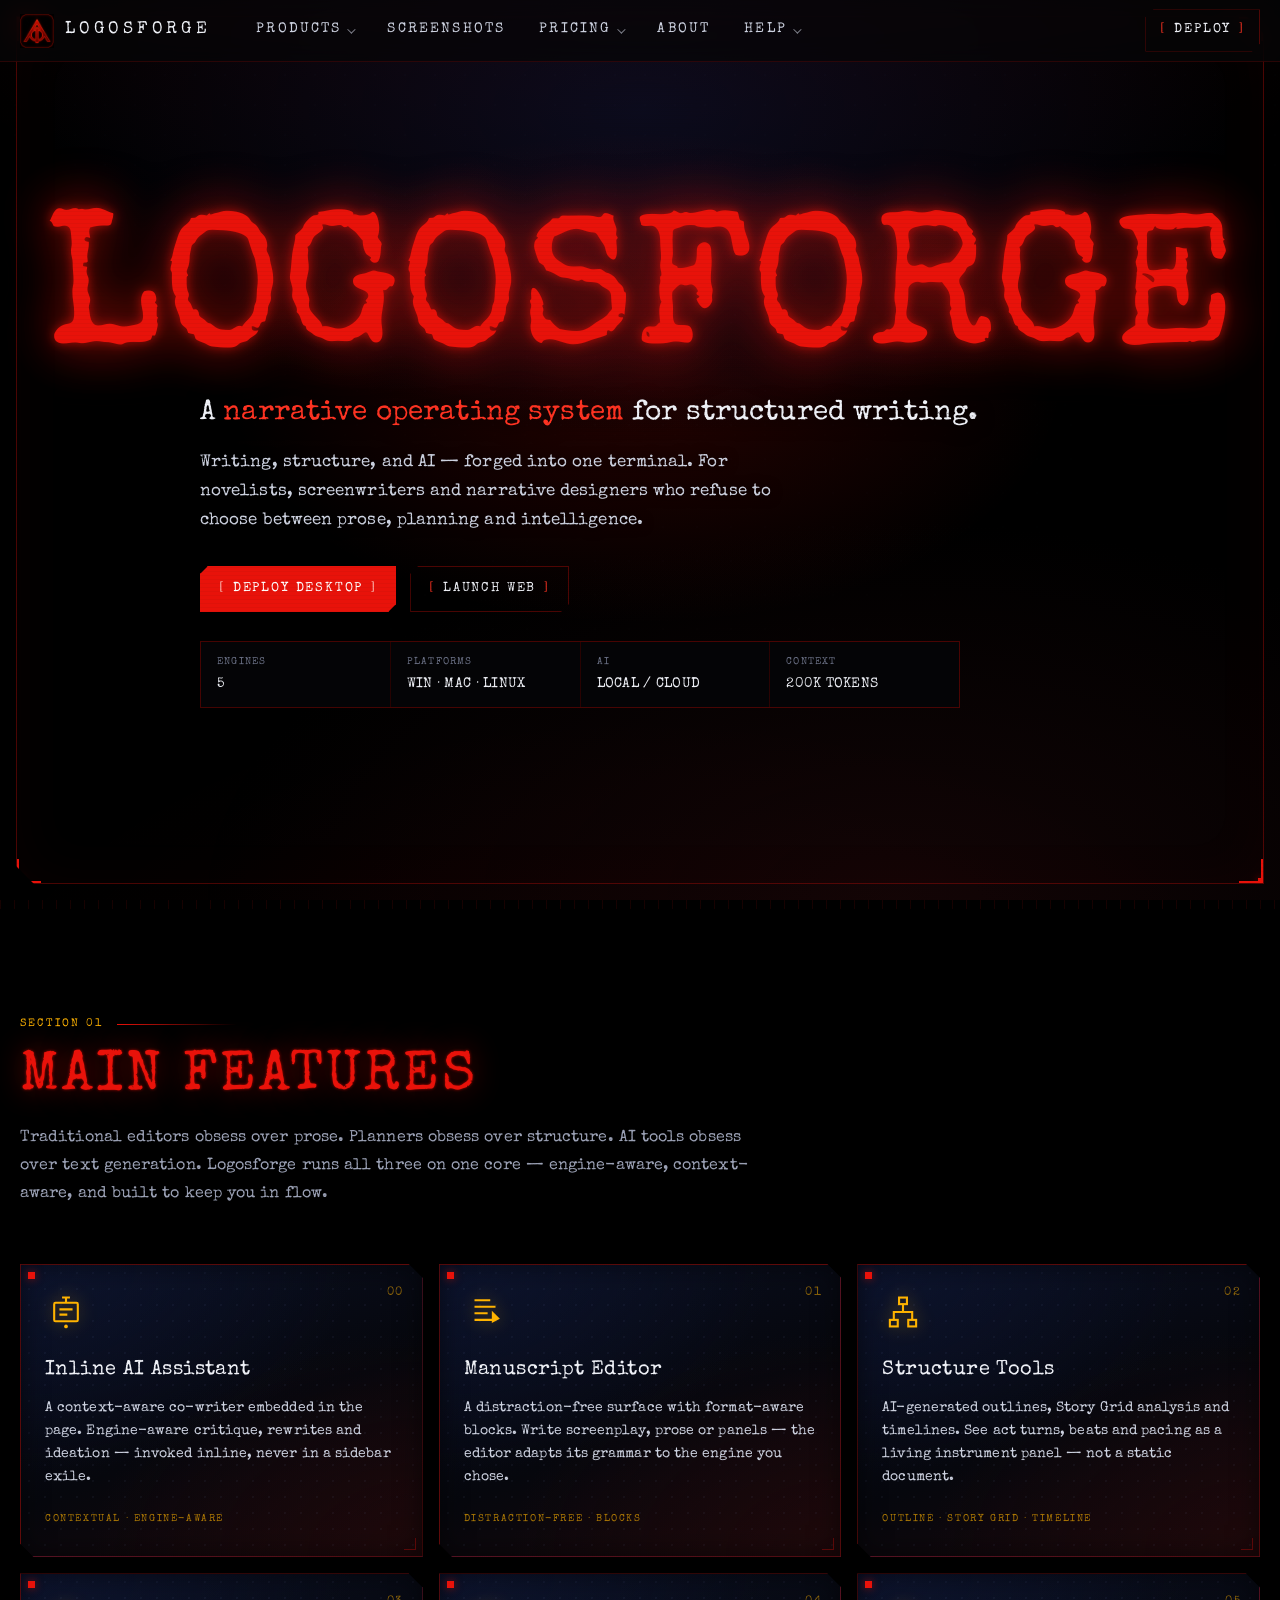
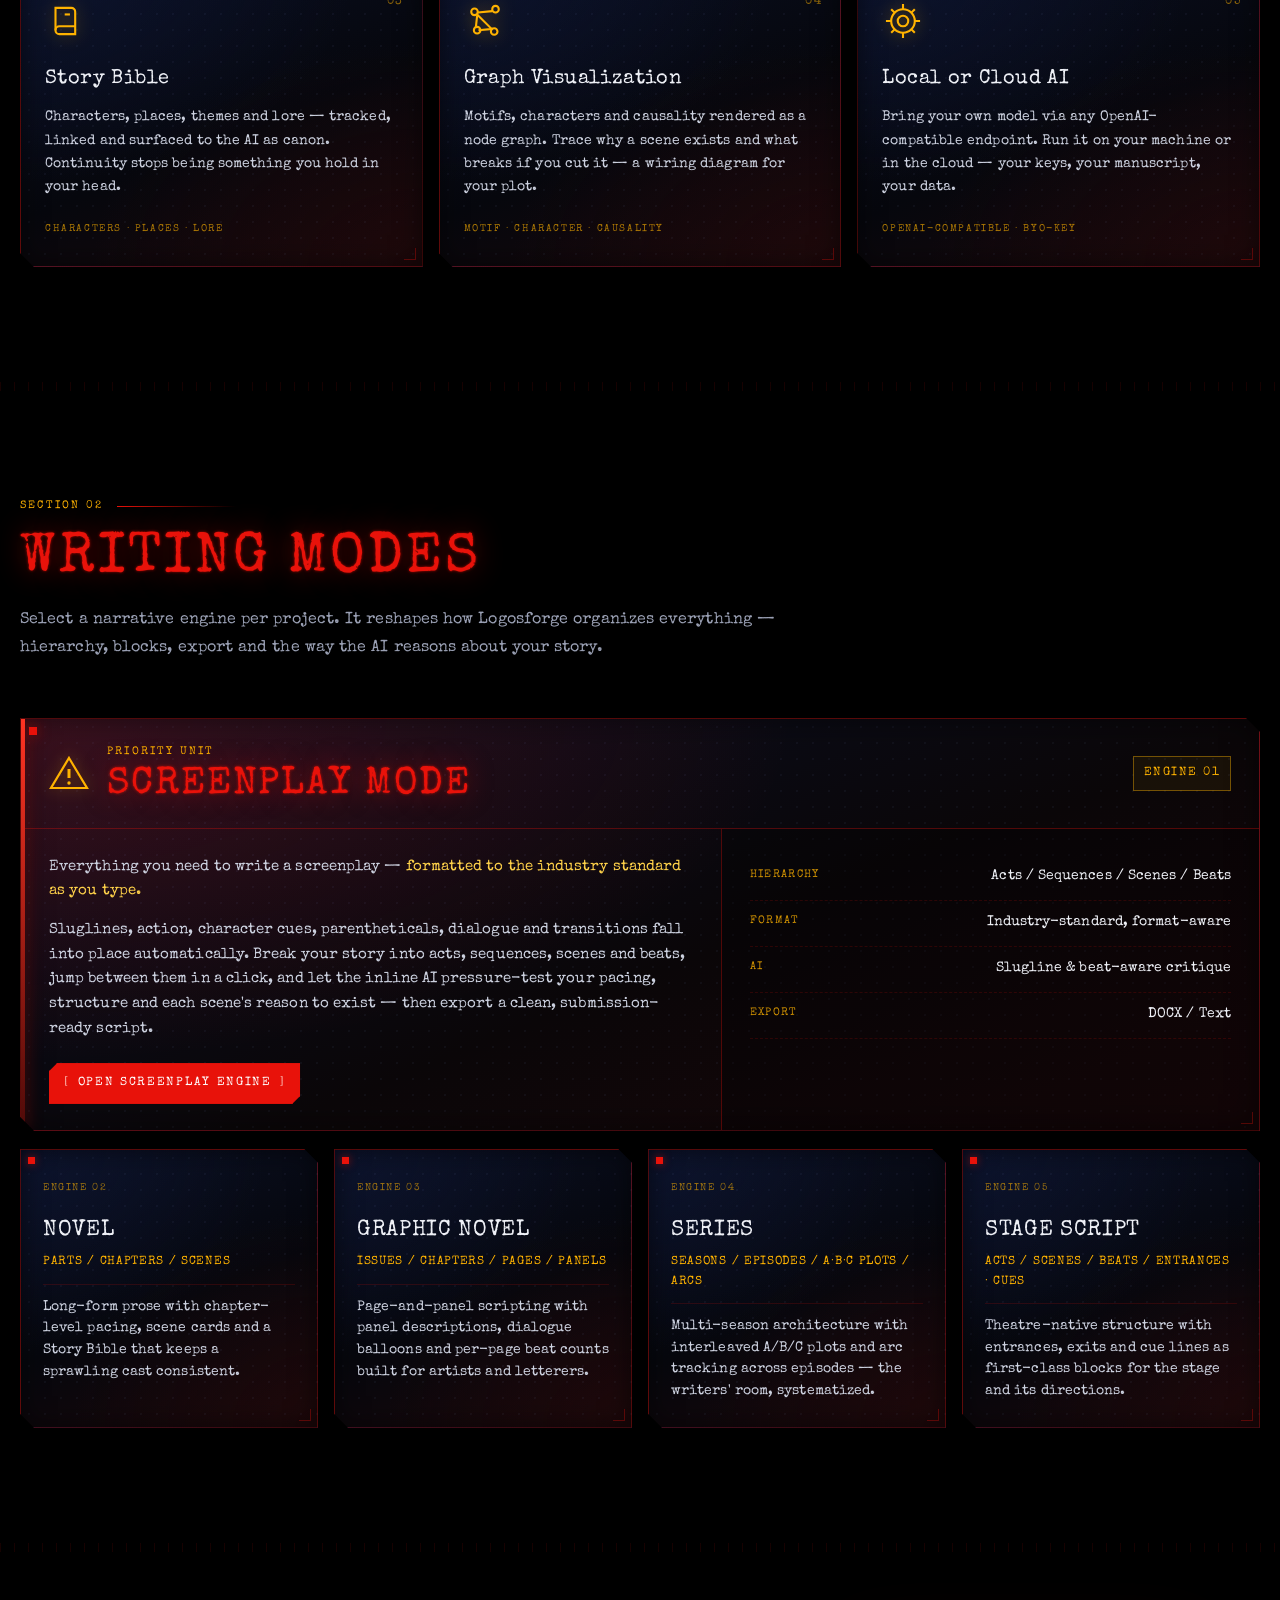
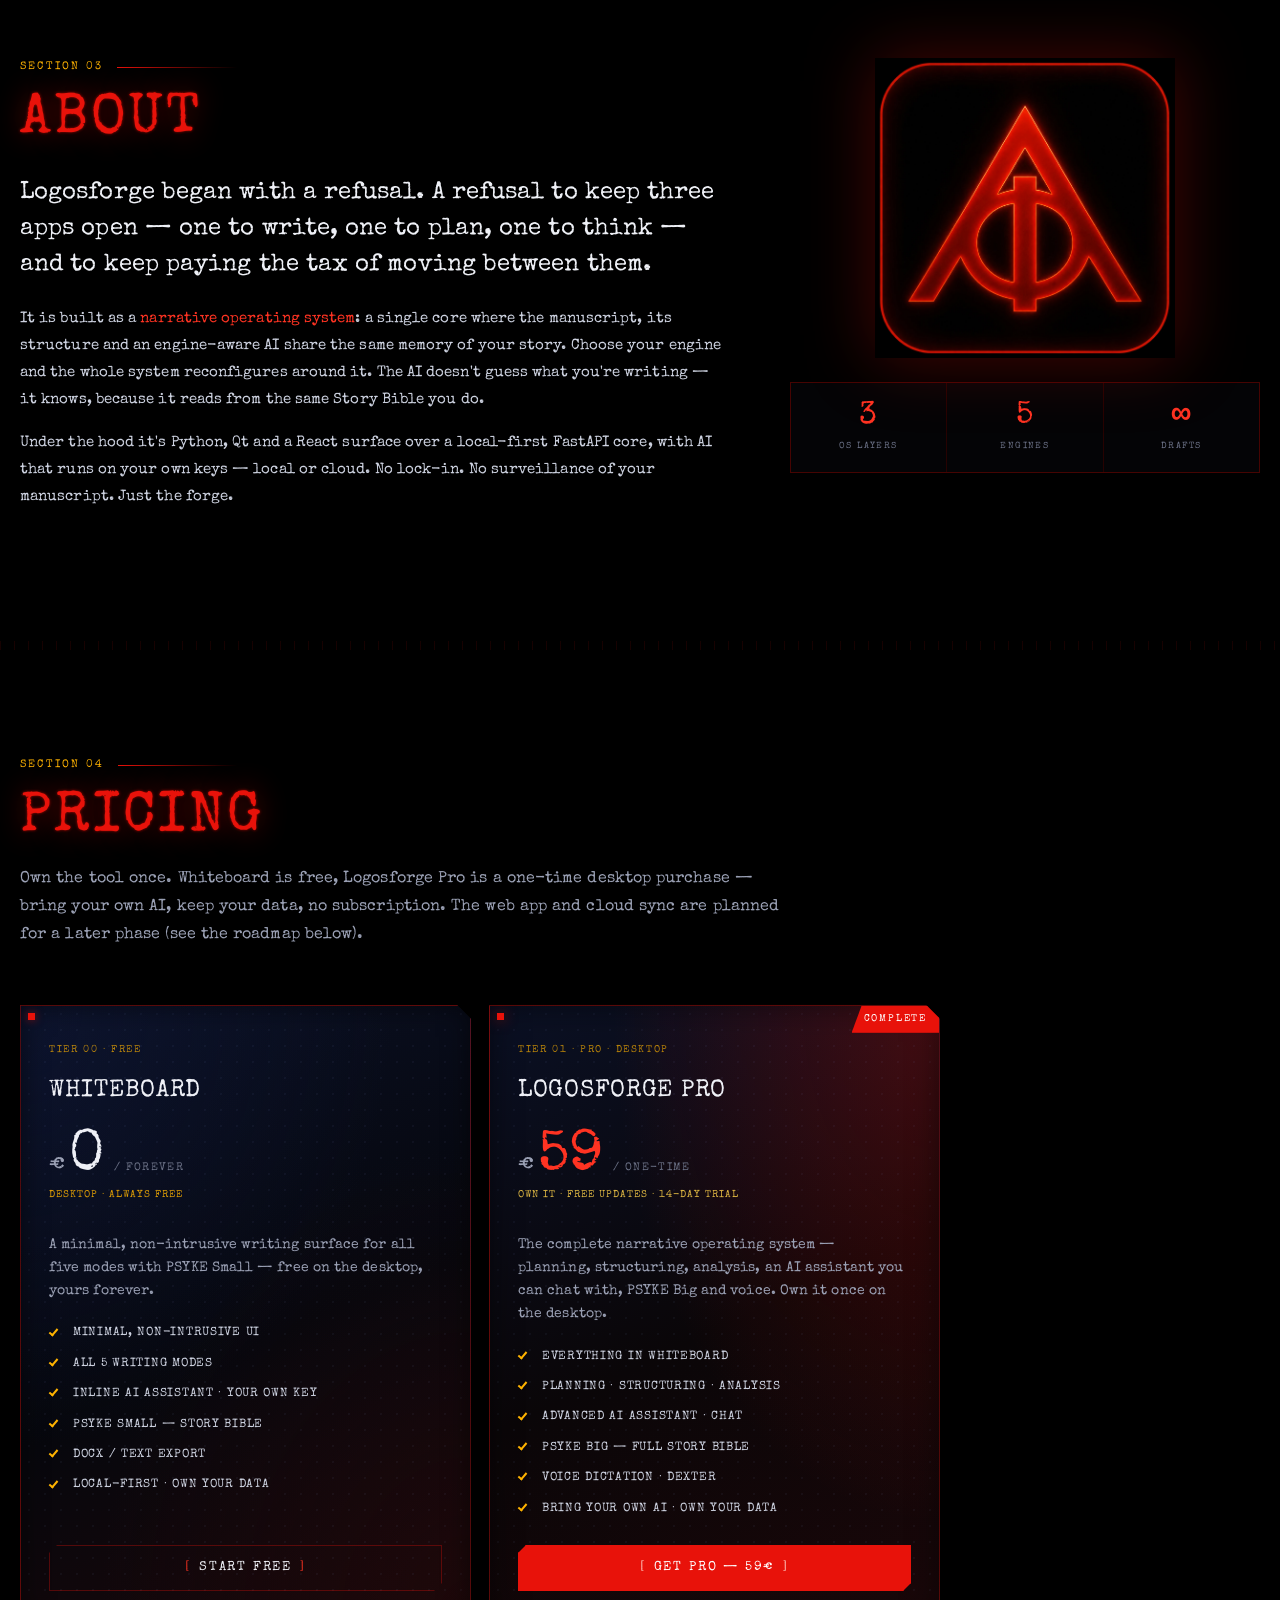
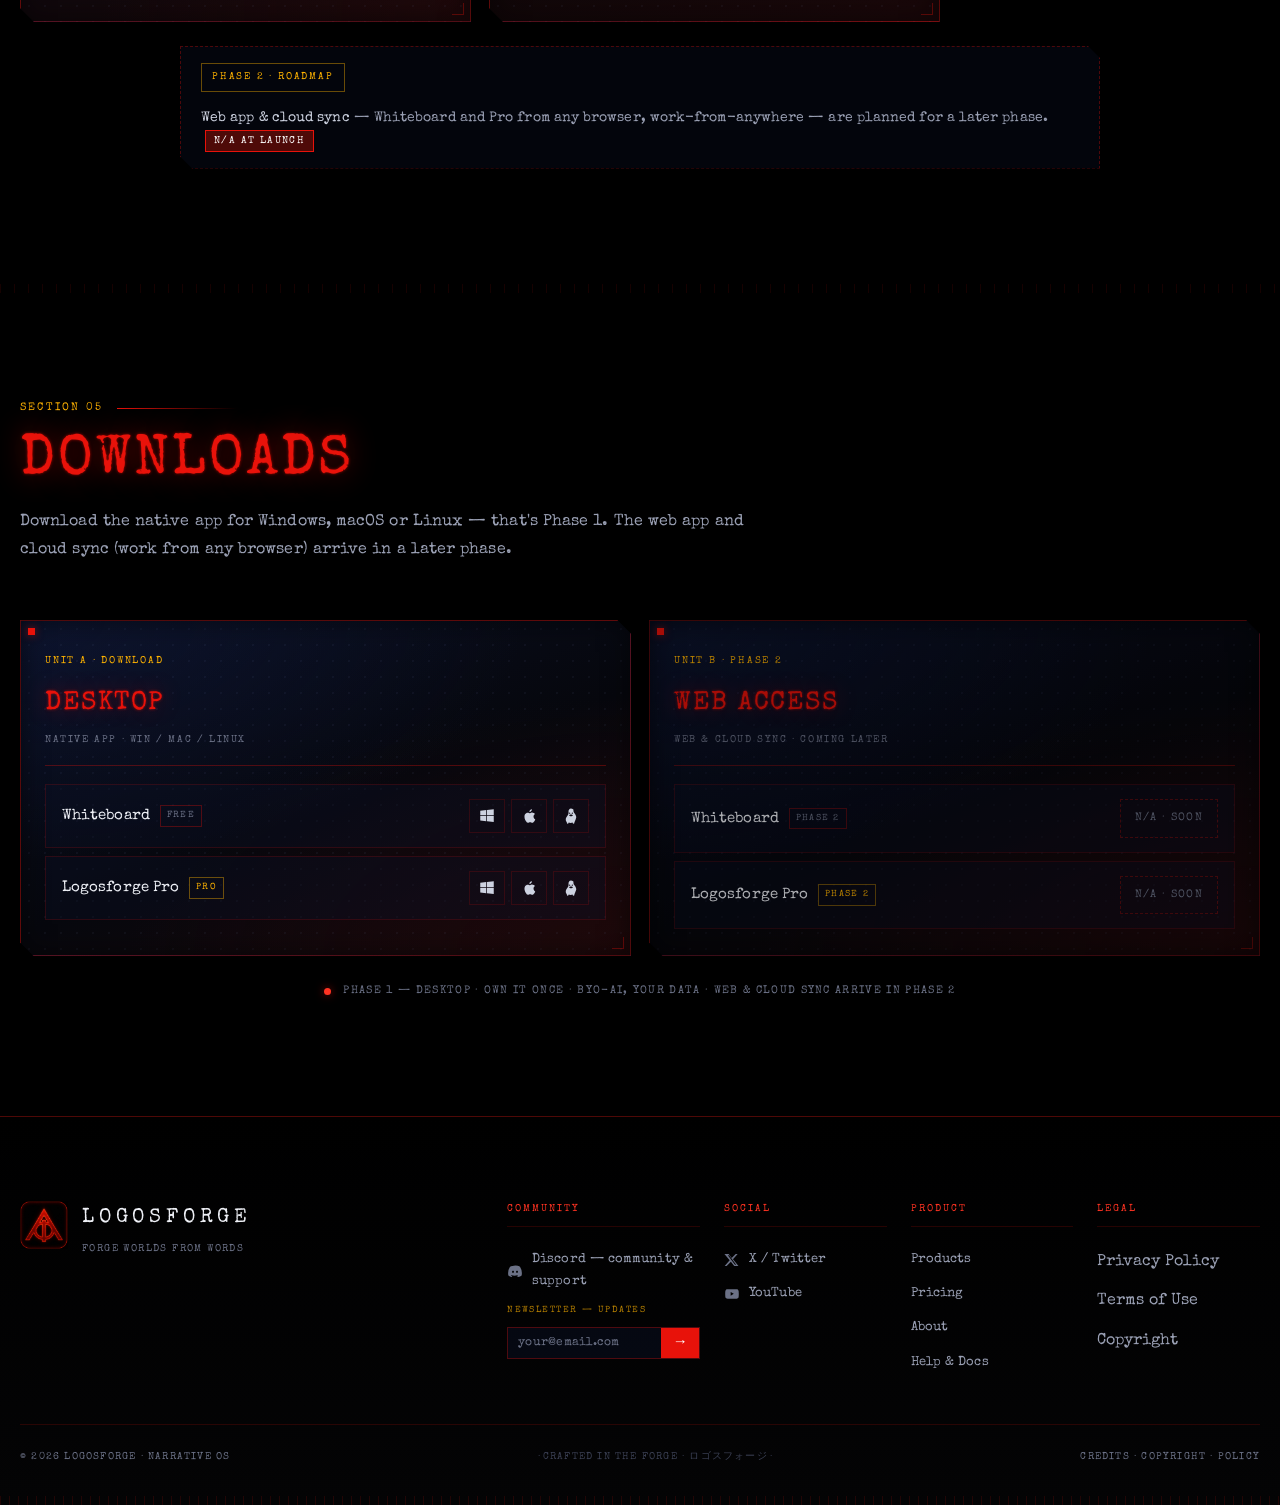
<file: index.html>
<!DOCTYPE html>
<html lang="en">
<head>
<meta charset="UTF-8">
<meta name="viewport" content="width=device-width, initial-scale=1.0">
<title>LOGOSFORGE — A Narrative Operating System</title>
<meta name="description" content="Logosforge is a narrative operating system for structured writing. It forges writing, structure, and AI into a single terminal for novelists, screenwriters and narrative designers.">
<meta name="theme-color" content="#000000">
<meta property="og:title" content="LOGOSFORGE — A Narrative Operating System">
<meta property="og:description" content="Writing, structure, and AI — forged into one terminal. Novel, Screenplay, Graphic Novel and Series engines with an inline AI co-writer.">
<meta property="og:type" content="website">
<meta property="og:image" content="assets/icon-512.png">
<link rel="icon" type="image/png" sizes="512x512" href="assets/icon-512.png">
<link rel="icon" type="image/png" sizes="192x192" href="assets/icon-192.png">
<link rel="apple-touch-icon" href="assets/apple-touch-icon.png">
<link rel="manifest" href="site.webmanifest">
<link rel="preconnect" href="https://fonts.googleapis.com">
<link rel="preconnect" href="https://fonts.gstatic.com" crossorigin>
<link href="https://fonts.googleapis.com/css2?family=Special+Elite&display=swap" rel="stylesheet">
<link rel="stylesheet" href="css/style.css">
</head>
<body>

<!-- ════════════════ PRIMARY NAVIGATION ════════════════ -->
<header class="nav" id="nav">
  <div class="nav__inner">
    <a href="#top" class="brand" aria-label="Logosforge home">
      <span class="brand__mark" aria-hidden="true">
        <img src="assets/logo.png" alt="" width="34" height="34">
      </span>
      <span class="brand__name">LOGOSFORGE</span>
    </a>

    <nav class="menu" id="menu" aria-label="Primary">
      <ul class="menu__list">
        <li class="menu__item has-sub">
          <button class="menu__link" aria-expanded="false" aria-haspopup="true">Products <i class="caret"></i></button>
          <div class="submenu">
            <div class="submenu__head">PRODUCTS</div>
            <a class="submenu__link" href="#downloads">
              <span class="submenu__k">Desktop</span>
              <span class="submenu__v">Windows · macOS · Linux → Download</span>
            </a>
            <a class="submenu__link" href="#downloads">
              <span class="submenu__k">Web</span>
              <span class="submenu__v">PC · iOS · Android</span>
            </a>
          </div>
        </li>
        <li class="menu__item">
          <a class="menu__link" href="screenshots.html">Screenshots</a>
        </li>
        <li class="menu__item has-sub">
          <button class="menu__link" aria-expanded="false" aria-haspopup="true">Pricing <i class="caret"></i></button>
          <div class="submenu">
            <div class="submenu__head">PRICING</div>
            <a class="submenu__link" href="#pricing">
              <span class="submenu__k">Free</span>
              <span class="submenu__v">Whiteboard · desktop + web</span>
            </a>
            <a class="submenu__link" href="#pricing">
              <span class="submenu__k">Pro</span>
              <span class="submenu__v">Own it once · €59 desktop</span>
            </a>
          </div>
        </li>
        <li class="menu__item">
          <a class="menu__link" href="#about">About</a>
        </li>
        <li class="menu__item has-sub">
          <button class="menu__link" aria-expanded="false" aria-haspopup="true">Help <i class="caret"></i></button>
          <div class="submenu">
            <div class="submenu__head">HELP</div>
            <a class="submenu__link" href="https://discord.gg/CgFXVJkXCW" target="_blank" rel="noopener">
              <span class="submenu__k">Support</span>
              <span class="submenu__v">Community help → Discord</span>
            </a>
            <a class="submenu__link" href="https://github.com/fopearcano/storyplanner/tree/main/docs" target="_blank" rel="noopener">
              <span class="submenu__k">Documentation</span>
              <span class="submenu__v">Official docs &amp; API</span>
            </a>
          </div>
        </li>
      </ul>
    </nav>

    <div class="nav__actions">
      <a href="#downloads" class="btn btn--ghost nav__cta">
        <span class="btn__bracket">[</span>DEPLOY<span class="btn__bracket">]</span>
      </a>
      <button class="hamburger" id="hamburger" aria-label="Toggle menu" aria-expanded="false">
        <span></span><span></span><span></span>
      </button>
    </div>
  </div>
</header>

<main id="top">

  <!-- ════════════════ HERO ════════════════ -->
  <section class="hero" id="hero">
    <div class="hero__grid" aria-hidden="true"></div>
    <div class="hero__bloom" aria-hidden="true"></div>

    <!-- panel frame -->
    <div class="hud-frame" aria-hidden="true">
      <i class="hud-frame__c hud-frame__c--tl"></i>
      <i class="hud-frame__c hud-frame__c--tr"></i>
      <i class="hud-frame__c hud-frame__c--bl"></i>
      <i class="hud-frame__c hud-frame__c--br"></i>
    </div>

    <!-- FULL-BLEED WORDMARK -->
    <div class="wordmark-wrap">
      <svg class="wordmark" viewBox="0 0 780 116" preserveAspectRatio="xMidYMid meet" role="img" aria-label="LOGOSFORGE">
        <text x="390" y="99" text-anchor="middle" textLength="762" lengthAdjust="spacingAndGlyphs">LOGOSFORGE</text>
      </svg>
    </div>

    <div class="hero__body container">
      <p class="hero__lead">
        A <strong>narrative operating system</strong> for structured writing.
      </p>
      <p class="hero__sub">
        Writing, structure, and AI — forged into one terminal. For novelists,
        screenwriters and narrative designers who refuse to choose between
        prose, planning and intelligence.
      </p>
      <div class="hero__cta">
        <a href="#downloads" class="btn btn--solid">
          <span class="btn__bracket">[</span>DEPLOY DESKTOP<span class="btn__bracket">]</span>
        </a>
        <a href="#downloads" class="btn btn--ghost">
          <span class="btn__bracket">[</span>LAUNCH WEB<span class="btn__bracket">]</span>
        </a>
      </div>

      <div class="hero__meta">
        <div class="meta-cell">
          <span class="meta-cell__k mono">ENGINES</span>
          <span class="meta-cell__v" data-count="5">5</span>
        </div>
        <div class="meta-cell">
          <span class="meta-cell__k mono">PLATFORMS</span>
          <span class="meta-cell__v">WIN · MAC · LINUX</span>
        </div>
        <div class="meta-cell">
          <span class="meta-cell__k mono">AI</span>
          <span class="meta-cell__v">LOCAL / CLOUD</span>
        </div>
        <div class="meta-cell">
          <span class="meta-cell__k mono">CONTEXT</span>
          <span class="meta-cell__v"><span data-count="200">200</span>K TOKENS</span>
        </div>
      </div>
    </div>
  </section>

  <!-- ════════════════ MAIN FEATURES ════════════════ -->
  <section class="section features" id="features">
    <div class="container">
      <header class="sec-head">
        <div class="sec-head__tag">
          <span class="sec-head__num mono">SECTION 01</span>
          <span class="sec-head__line"></span>
        </div>
        <h2 class="sec-head__title">MAIN FEATURES</h2>
        <p class="sec-head__intro">
          Traditional editors obsess over prose. Planners obsess over structure.
          AI tools obsess over text generation. Logosforge runs all three on one
          core — engine-aware, context-aware, and built to keep you in flow.
        </p>
      </header>

      <div class="feat-grid">
        <article class="panel feat" style="--i:0">
          <span class="panel__index mono">00</span>
          <div class="feat__icon" aria-hidden="true">
            <svg viewBox="0 0 32 32"><use href="#ic-ai"/></svg>
          </div>
          <h3 class="feat__title">Inline AI Assistant</h3>
          <p class="feat__desc">A context-aware co-writer embedded in the page. Engine-aware critique, rewrites and ideation — invoked inline, never in a sidebar exile.</p>
          <span class="feat__meta mono">CONTEXTUAL · ENGINE-AWARE</span>
        </article>

        <article class="panel feat" style="--i:1">
          <span class="panel__index mono">01</span>
          <div class="feat__icon" aria-hidden="true">
            <svg viewBox="0 0 32 32"><use href="#ic-edit"/></svg>
          </div>
          <h3 class="feat__title">Manuscript Editor</h3>
          <p class="feat__desc">A distraction-free surface with format-aware blocks. Write screenplay, prose or panels — the editor adapts its grammar to the engine you chose.</p>
          <span class="feat__meta mono">DISTRACTION-FREE · BLOCKS</span>
        </article>

        <article class="panel feat" style="--i:2">
          <span class="panel__index mono">02</span>
          <div class="feat__icon" aria-hidden="true">
            <svg viewBox="0 0 32 32"><use href="#ic-structure"/></svg>
          </div>
          <h3 class="feat__title">Structure Tools</h3>
          <p class="feat__desc">AI-generated outlines, Story Grid analysis and timelines. See act turns, beats and pacing as a living instrument panel — not a static document.</p>
          <span class="feat__meta mono">OUTLINE · STORY GRID · TIMELINE</span>
        </article>

        <article class="panel feat" style="--i:3">
          <span class="panel__index mono">03</span>
          <div class="feat__icon" aria-hidden="true">
            <svg viewBox="0 0 32 32"><use href="#ic-bible"/></svg>
          </div>
          <h3 class="feat__title">Story Bible</h3>
          <p class="feat__desc">Characters, places, themes and lore — tracked, linked and surfaced to the AI as canon. Continuity stops being something you hold in your head.</p>
          <span class="feat__meta mono">CHARACTERS · PLACES · LORE</span>
        </article>

        <article class="panel feat" style="--i:4">
          <span class="panel__index mono">04</span>
          <div class="feat__icon" aria-hidden="true">
            <svg viewBox="0 0 32 32"><use href="#ic-graph"/></svg>
          </div>
          <h3 class="feat__title">Graph Visualization</h3>
          <p class="feat__desc">Motifs, characters and causality rendered as a node graph. Trace why a scene exists and what breaks if you cut it — a wiring diagram for your plot.</p>
          <span class="feat__meta mono">MOTIF · CHARACTER · CAUSALITY</span>
        </article>

        <article class="panel feat" style="--i:5">
          <span class="panel__index mono">05</span>
          <div class="feat__icon" aria-hidden="true">
            <svg viewBox="0 0 32 32"><use href="#ic-core"/></svg>
          </div>
          <h3 class="feat__title">Local or Cloud AI</h3>
          <p class="feat__desc">Bring your own model via any OpenAI-compatible endpoint. Run it on your machine or in the cloud — your keys, your manuscript, your data.</p>
          <span class="feat__meta mono">OPENAI-COMPATIBLE · BYO-KEY</span>
        </article>
      </div>
    </div>
  </section>

  <!-- ════════════════ WRITING MODES ════════════════ -->
  <section class="section modes" id="modes">
    <div class="container">
      <header class="sec-head">
        <div class="sec-head__tag">
          <span class="sec-head__num mono">SECTION 02</span>
          <span class="sec-head__line"></span>
        </div>
        <h2 class="sec-head__title">WRITING MODES</h2>
        <p class="sec-head__intro">
          Select a narrative engine per project. It reshapes how Logosforge
          organizes everything — hierarchy, blocks, export and the way the AI
          reasons about your story.
        </p>
      </header>

      <!-- FEATURED: SCREENPLAY -->
      <article class="priority panel">
        <div class="priority__rail" aria-hidden="true"></div>
        <div class="priority__head">
          <span class="warn-tri" aria-hidden="true">
            <svg viewBox="0 0 40 36"><use href="#ic-warn"/></svg>
          </span>
          <div>
            <span class="priority__flag mono">PRIORITY UNIT</span>
            <h3 class="priority__title">SCREENPLAY MODE</h3>
          </div>
          <span class="priority__id mono">ENGINE&nbsp;01</span>
        </div>
        <div class="priority__grid">
          <div class="priority__copy">
            <p class="priority__lead">
              Everything you need to write a screenplay — <strong>formatted to the
              industry standard as you type.</strong>
            </p>
            <p>
              Sluglines, action, character cues, parentheticals, dialogue and
              transitions fall into place automatically. Break your story into acts,
              sequences, scenes and beats, jump between them in a click, and let the
              inline AI pressure-test your pacing, structure and each scene's reason
              to exist — then export a clean, submission-ready script.
            </p>
            <div class="priority__cta">
              <a href="#downloads" class="btn btn--solid btn--sm">
                <span class="btn__bracket">[</span>OPEN SCREENPLAY ENGINE<span class="btn__bracket">]</span>
              </a>
            </div>
          </div>
          <div class="priority__spec">
            <div class="spec-row"><span class="mono dim">HIERARCHY</span><span>Acts / Sequences / Scenes / Beats</span></div>
            <div class="spec-row"><span class="mono dim">FORMAT</span><span>Industry-standard, format-aware</span></div>
            <div class="spec-row"><span class="mono dim">AI</span><span>Slugline &amp; beat-aware critique</span></div>
            <div class="spec-row"><span class="mono dim">EXPORT</span><span>DOCX / Text</span></div>
          </div>
        </div>
      </article>

      <!-- OTHER ENGINES -->
      <div class="modes-grid">
        <article class="panel mode" style="--i:0">
          <span class="mode__id mono">ENGINE 02</span>
          <h3 class="mode__title">NOVEL</h3>
          <p class="mode__hier">Parts / Chapters / Scenes</p>
          <p class="mode__desc">Long-form prose with chapter-level pacing, scene cards and a Story Bible that keeps a sprawling cast consistent.</p>
        </article>
        <article class="panel mode" style="--i:1">
          <span class="mode__id mono">ENGINE 03</span>
          <h3 class="mode__title">GRAPHIC NOVEL</h3>
          <p class="mode__hier">Issues / Chapters / Pages / Panels</p>
          <p class="mode__desc">Page-and-panel scripting with panel descriptions, dialogue balloons and per-page beat counts built for artists and letterers.</p>
        </article>
        <article class="panel mode" style="--i:2">
          <span class="mode__id mono">ENGINE 04</span>
          <h3 class="mode__title">SERIES</h3>
          <p class="mode__hier">Seasons / Episodes / A·B·C plots / Arcs</p>
          <p class="mode__desc">Multi-season architecture with interleaved A/B/C plots and arc tracking across episodes — the writers' room, systematized.</p>
        </article>
        <article class="panel mode" style="--i:3">
          <span class="mode__id mono">ENGINE 05</span>
          <h3 class="mode__title">STAGE SCRIPT</h3>
          <p class="mode__hier">Acts / Scenes / Beats / Entrances · Cues</p>
          <p class="mode__desc">Theatre-native structure with entrances, exits and cue lines as first-class blocks for the stage and its directions.</p>
        </article>
      </div>
    </div>
  </section>

  <!-- ════════════════ ABOUT ════════════════ -->
  <section class="section about" id="about">
    <div class="container">
      <div class="about__grid">
        <div class="about__main">
          <header class="sec-head sec-head--flush">
            <div class="sec-head__tag">
              <span class="sec-head__num mono">SECTION 03</span>
              <span class="sec-head__line"></span>
            </div>
            <h2 class="sec-head__title">ABOUT</h2>
          </header>
          <p class="about__lead">
            Logosforge began with a refusal. A refusal to keep three apps open —
            one to write, one to plan, one to think — and to keep paying the tax
            of moving between them.
          </p>
          <p class="about__p">
            It is built as a <strong>narrative operating system</strong>: a single
            core where the manuscript, its structure and an engine-aware AI share
            the same memory of your story. Choose your engine and the whole system
            reconfigures around it. The AI doesn't guess what you're writing — it
            knows, because it reads from the same Story Bible you do.
          </p>
          <p class="about__p">
            Under the hood it's Python, Qt and a React surface over a local-first
            FastAPI core, with AI that runs on your own keys — local or cloud. No
            lock-in. No surveillance of your manuscript. Just the forge.
          </p>
        </div>
        <aside class="about__side" aria-hidden="true">
          <div class="about__logo">
            <img src="assets/logo.png" alt="" width="320" height="320">
          </div>
          <div class="about__stats">
            <div class="stat"><span class="stat__v" data-count="3">3</span><span class="stat__k mono">OS LAYERS</span></div>
            <div class="stat"><span class="stat__v" data-count="5">5</span><span class="stat__k mono">ENGINES</span></div>
            <div class="stat"><span class="stat__v">∞</span><span class="stat__k mono">DRAFTS</span></div>
          </div>
        </aside>
      </div>
    </div>
  </section>

  <!-- ════════════════ PRICING ════════════════ -->
  <section class="section pricing" id="pricing">
    <div class="container">
      <header class="sec-head">
        <div class="sec-head__tag">
          <span class="sec-head__num mono">SECTION 04</span>
          <span class="sec-head__line"></span>
        </div>
        <h2 class="sec-head__title">PRICING</h2>
        <p class="sec-head__intro">
          Own the tool once. Whiteboard is free, Logosforge Pro is a one-time desktop
          purchase — bring your own AI, keep your data, no subscription. The web app and
          cloud sync are planned for a later phase (see the roadmap below).
        </p>
      </header>

      <div class="price-grid">
        <article class="panel price">
          <div class="price__head">
            <span class="price__id mono">TIER 00 · FREE</span>
            <h3 class="price__name">WHITEBOARD</h3>
          </div>
          <div class="price__amount">
            <span class="price__cur">€</span><span class="price__num">0</span>
            <span class="price__per mono">/ FOREVER</span>
          </div>
          <p class="price__sub mono">DESKTOP · ALWAYS FREE</p>
          <p class="price__pitch">A minimal, non-intrusive writing surface for all five modes with PSYKE Small — free on the desktop, yours forever.</p>
          <ul class="price__list mono">
            <li><i class="ok"></i> Minimal, non-intrusive UI</li>
            <li><i class="ok"></i> All 5 writing modes</li>
            <li><i class="ok"></i> Inline AI assistant · your own key</li>
            <li><i class="ok"></i> PSYKE Small — story bible</li>
            <li><i class="ok"></i> DOCX / Text export</li>
            <li><i class="ok"></i> Local-first · own your data</li>
          </ul>
          <a href="#downloads" class="btn btn--ghost btn--block">
            <span class="btn__bracket">[</span>START FREE<span class="btn__bracket">]</span>
          </a>
        </article>

        <article class="panel price price--pro">
          <span class="price__ribbon mono">COMPLETE</span>
          <div class="price__head">
            <span class="price__id mono">TIER 01 · PRO · DESKTOP</span>
            <h3 class="price__name">LOGOSFORGE PRO</h3>
          </div>
          <div class="price__amount">
            <span class="price__cur">€</span><span class="price__num">59</span>
            <span class="price__per mono">/ ONE-TIME</span>
          </div>
          <p class="price__sub mono">OWN IT · FREE UPDATES · 14-DAY TRIAL</p>
          <p class="price__pitch">The complete narrative operating system — planning, structuring, analysis, an AI assistant you can chat with, PSYKE Big and voice. Own it once on the desktop.</p>
          <ul class="price__list mono">
            <li><i class="ok"></i> Everything in Whiteboard</li>
            <li><i class="ok"></i> Planning · structuring · analysis</li>
            <li><i class="ok"></i> Advanced AI assistant · chat</li>
            <li><i class="ok"></i> PSYKE Big — full story bible</li>
            <li><i class="ok"></i> Voice dictation · Dexter</li>
            <li><i class="ok"></i> Bring your own AI · own your data</li>
          </ul>
          <a href="checkout.html?plan=pro" class="btn btn--solid btn--block">
            <span class="btn__bracket">[</span>GET PRO — 59€<span class="btn__bracket">]</span>
          </a>
        </article>
      </div>

      <div class="roadmap">
        <span class="roadmap__tag mono">PHASE 2 · ROADMAP</span>
        <p class="roadmap__text">
          <strong>Web app &amp; cloud sync</strong> — Whiteboard and Pro from any browser,
          work-from-anywhere — are planned for a later phase.
          <span class="roadmap__na mono">N/A AT LAUNCH</span>
        </p>
      </div>
    </div>
  </section>

  <!-- ════════════════ DOWNLOADS ════════════════ -->
  <section class="section downloads" id="downloads">
    <div class="container">
      <header class="sec-head">
        <div class="sec-head__tag">
          <span class="sec-head__num mono">SECTION 05</span>
          <span class="sec-head__line"></span>
        </div>
        <h2 class="sec-head__title">DOWNLOADS</h2>
        <p class="sec-head__intro">Download the native app for Windows, macOS or Linux — that's Phase 1. The web app and cloud sync (work from any browser) arrive in a later phase.</p>
      </header>

      <div class="dl-grid">
        <div class="panel dl-block">
          <div class="dl-block__head">
            <span class="dl-block__k mono">UNIT A · DOWNLOAD</span>
            <h3 class="dl-block__title">DESKTOP</h3>
            <p class="dl-block__sub mono">NATIVE APP · WIN / MAC / LINUX</p>
          </div>
          <div class="dl-prod-set">
            <div class="dl-prod">
              <div class="dl-prod__head">
                <span class="dl-prod__name">Whiteboard</span>
                <span class="dl-prod__tier mono">FREE</span>
              </div>
              <div class="dl-prod__os">
                <a href="https://github.com/fopearcano/storyplanner/releases" target="_blank" rel="noopener" class="dl-os" title="Windows" aria-label="Whiteboard for Windows"><svg viewBox="0 0 24 24"><use href="#os-win"/></svg></a>
                <a href="https://github.com/fopearcano/storyplanner/releases" target="_blank" rel="noopener" class="dl-os" title="macOS" aria-label="Whiteboard for macOS"><svg viewBox="0 0 24 24"><use href="#os-mac"/></svg></a>
                <a href="https://github.com/fopearcano/storyplanner/releases" target="_blank" rel="noopener" class="dl-os" title="Linux" aria-label="Whiteboard for Linux"><svg viewBox="0 0 24 24"><use href="#os-linux"/></svg></a>
              </div>
            </div>
            <div class="dl-prod">
              <div class="dl-prod__head">
                <span class="dl-prod__name">Logosforge Pro</span>
                <span class="dl-prod__tier mono dl-prod__tier--pro">PRO</span>
              </div>
              <div class="dl-prod__os">
                <a href="https://github.com/fopearcano/storyplanner/releases" target="_blank" rel="noopener" class="dl-os" title="Windows" aria-label="Logosforge Pro for Windows"><svg viewBox="0 0 24 24"><use href="#os-win"/></svg></a>
                <a href="https://github.com/fopearcano/storyplanner/releases" target="_blank" rel="noopener" class="dl-os" title="macOS" aria-label="Logosforge Pro for macOS"><svg viewBox="0 0 24 24"><use href="#os-mac"/></svg></a>
                <a href="https://github.com/fopearcano/storyplanner/releases" target="_blank" rel="noopener" class="dl-os" title="Linux" aria-label="Logosforge Pro for Linux"><svg viewBox="0 0 24 24"><use href="#os-linux"/></svg></a>
              </div>
            </div>
          </div>
        </div>

        <div class="panel dl-block dl-block--soon">
          <div class="dl-block__head">
            <span class="dl-block__k mono">UNIT B · PHASE 2</span>
            <h3 class="dl-block__title">WEB ACCESS</h3>
            <p class="dl-block__sub mono">WEB &amp; CLOUD SYNC · COMING LATER</p>
          </div>
          <div class="dl-prod-set">
            <div class="dl-prod">
              <div class="dl-prod__head">
                <span class="dl-prod__name">Whiteboard</span>
                <span class="dl-prod__tier mono">PHASE 2</span>
              </div>
              <span class="dl-prod__na mono">N/A · SOON</span>
            </div>
            <div class="dl-prod">
              <div class="dl-prod__head">
                <span class="dl-prod__name">Logosforge Pro</span>
                <span class="dl-prod__tier mono dl-prod__tier--pro">PHASE 2</span>
              </div>
              <span class="dl-prod__na mono">N/A · SOON</span>
            </div>
          </div>
        </div>
      </div>

      <div class="dl-note mono">
        <span class="dot dot--live"></span>
        PHASE 1 — DESKTOP · OWN IT ONCE · BYO-AI, YOUR DATA · WEB &amp; CLOUD SYNC ARRIVE IN PHASE 2
      </div>
    </div>
  </section>
</main>

<!-- ════════════════ FOOTER ════════════════ -->
<footer class="footer" id="footer">
  <div class="container">
    <div class="footer__top">
      <div class="footer__brand">
        <span class="brand__mark brand__mark--lg" aria-hidden="true">
          <img src="assets/logo.png" alt="" width="48" height="48">
        </span>
        <div>
          <div class="footer__name">LOGOSFORGE</div>
          <div class="footer__motto mono">FORGE WORLDS FROM WORDS</div>
        </div>
      </div>

      <nav class="footer__cols" aria-label="Footer">
        <div class="footer__col">
          <h4 class="footer__h mono">COMMUNITY</h4>
          <a href="https://discord.gg/CgFXVJkXCW" target="_blank" rel="noopener" class="footer__link"><span class="footer__ico"><svg viewBox="0 0 24 24"><use href="#so-discord"/></svg></span>Discord — community &amp; support</a>
          <form class="newsletter" id="newsletter" novalidate>
            <label class="newsletter__label mono" for="nl-email">NEWSLETTER — UPDATES</label>
            <div class="newsletter__row">
              <input class="newsletter__input" id="nl-email" type="email" inputmode="email" autocomplete="email" placeholder="your@email.com" aria-label="Email address" required>
              <button class="newsletter__btn" type="submit" aria-label="Subscribe">→</button>
            </div>
            <p class="newsletter__msg mono" id="nl-msg" role="status" aria-live="polite"></p>
          </form>
        </div>
        <div class="footer__col">
          <h4 class="footer__h mono">SOCIAL</h4>
          <a href="https://x.com/logosforge" target="_blank" rel="noopener" class="footer__link"><span class="footer__ico"><svg viewBox="0 0 24 24"><use href="#so-x"/></svg></span>X / Twitter</a>
          <a href="https://youtube.com/@logosforge" target="_blank" rel="noopener" class="footer__link"><span class="footer__ico"><svg viewBox="0 0 24 24"><use href="#so-youtube"/></svg></span>YouTube</a>
        </div>
        <div class="footer__col">
          <h4 class="footer__h mono">PRODUCT</h4>
          <a href="#downloads" class="footer__link">Products</a>
          <a href="#pricing" class="footer__link">Pricing</a>
          <a href="#about" class="footer__link">About</a>
          <a href="https://github.com/fopearcano/storyplanner/tree/main/docs" target="_blank" rel="noopener" class="footer__link">Help &amp; Docs</a>
        </div>
        <div class="footer__col">
          <h4 class="footer__h mono">LEGAL</h4>
          <button type="button" class="footer__link footer__link--btn" data-dialog="dlg-privacy">Privacy Policy</button>
          <button type="button" class="footer__link footer__link--btn" data-dialog="dlg-terms">Terms of Use</button>
          <button type="button" class="footer__link footer__link--btn" data-dialog="dlg-copyright">Copyright</button>
        </div>
      </nav>
    </div>

    <div class="footer__bottom">
      <span class="footer__copy mono">© 2026 LOGOSFORGE · NARRATIVE OS</span>
      <span class="footer__credit mono">CRAFTED IN THE FORGE · ロゴスフォージ</span>
      <span class="footer__policy mono">
        <a href="#">Credits</a> · <a href="#">Copyright</a> · <a href="#">Policy</a>
      </span>
    </div>
  </div>
  <div class="footer__ruler tick-row" aria-hidden="true"></div>
</footer>

<!-- ════════════════ LEGAL MODALS (floating windows) ════════════════ -->
<dialog class="modal" id="dlg-privacy" aria-labelledby="dlg-privacy-t">
  <article class="modal__box panel">
    <button type="button" class="modal__close" data-close aria-label="Close">✕</button>
    <span class="modal__kicker mono">LOGOSFORGE · LEGAL</span>
    <h2 class="modal__title" id="dlg-privacy-t">Privacy Policy</h2>
    <p class="modal__meta mono">LAST UPDATED 2026.06</p>
    <div class="modal__body">
      <p>Logosforge is built local-first. Your manuscripts, story bibles and project
        files live on your own device unless you explicitly enable sync — we never
        upload, read, sell or train on your writing.</p>
      <h3>What we collect</h3>
      <p>Only the minimum to run the service: your email if you create an account or
        buy a Pro license, and anonymous, opt-in diagnostics that help us fix crashes.
        Payment details are handled directly by our payment processor and are never
        stored on our servers.</p>
      <h3>AI requests</h3>
      <p>When you use cloud AI, the text you send goes to the model provider you choose,
        using your own API key. Logosforge does not retain or inspect those requests.
        Run a local model and nothing leaves your machine at all.</p>
      <h3>Cookies</h3>
      <p>This website uses no advertising or cross-site tracking cookies. Any storage is
        strictly functional (e.g. remembering your license activation).</p>
      <h3>Your rights</h3>
      <p>You can request access to, export of, or deletion of any personal data we hold.
        Email <a href="mailto:privacy@logosforge.app">privacy@logosforge.app</a>.</p>
    </div>
  </article>
</dialog>

<dialog class="modal" id="dlg-terms" aria-labelledby="dlg-terms-t">
  <article class="modal__box panel">
    <button type="button" class="modal__close" data-close aria-label="Close">✕</button>
    <span class="modal__kicker mono">LOGOSFORGE · LEGAL</span>
    <h2 class="modal__title" id="dlg-terms-t">Terms of Use</h2>
    <p class="modal__meta mono">LAST UPDATED 2026.06</p>
    <div class="modal__body">
      <p>By downloading or using Logosforge you agree to these terms.</p>
      <h3>Licenses</h3>
      <p>The Whiteboard tier is free on the desktop. The Pro desktop license (one-time, €59)
        unlocks the complete system for a single user and may be installed on the devices you
        personally use; updates within its major version are free. A web version with cloud
        sync is planned for a later phase.</p>
      <h3>Acceptable use</h3>
      <p>Don't resell, redistribute or reverse-engineer the software, and don't use it to
        produce unlawful content. License keys are personal and may not be shared.</p>
      <h3>Your work &amp; AI output</h3>
      <p>You retain full ownership of everything you write. AI suggestions are provided
        "as is" and may be inaccurate — you are responsible for reviewing output and for
        ensuring you hold the rights to any material you generate or import.</p>
      <h3>Warranty &amp; liability</h3>
      <p>The software is provided without warranty of any kind. To the maximum extent
        permitted by law, Logosforge is not liable for lost work, lost profits or
        indirect damages. Keep backups of important manuscripts.</p>
      <h3>Contact</h3>
      <p><a href="mailto:support@logosforge.app">support@logosforge.app</a></p>
    </div>
  </article>
</dialog>

<dialog class="modal" id="dlg-copyright" aria-labelledby="dlg-copyright-t">
  <article class="modal__box panel">
    <button type="button" class="modal__close" data-close aria-label="Close">✕</button>
    <span class="modal__kicker mono">LOGOSFORGE · LEGAL</span>
    <h2 class="modal__title" id="dlg-copyright-t">Copyright</h2>
    <p class="modal__meta mono">© 2026 LOGOSFORGE</p>
    <div class="modal__body">
      <h3>Your writing is yours</h3>
      <p>You own the full copyright to every manuscript, screenplay, script, outline and
        note you create in Logosforge. We claim no rights over your work and never use it
        for promotion or model training.</p>
      <h3>Our software &amp; brand</h3>
      <p>The Logosforge application, website, source assets, the LOGOSFORGE name and the
        logo mark are © 2026 Logosforge. All rights reserved. They may not be copied,
        redistributed or used to imply endorsement without written permission.</p>
      <h3>Third-party components</h3>
      <p>Logosforge includes open-source components used under their respective licenses;
        full attributions ship with the application's About panel.</p>
      <h3>Reporting infringement</h3>
      <p>To report a copyright concern, email
        <a href="mailto:legal@logosforge.app">legal@logosforge.app</a>.</p>
    </div>
  </article>
</dialog>

<!-- scanline overlay -->
<div class="scanlines" aria-hidden="true"></div>

<!-- ════════════════ SVG SPRITE (defs) ════════════════ -->
<svg width="0" height="0" style="position:absolute" aria-hidden="true">
  <defs>
    <!-- feature icons -->
    <g id="ic-ai" fill="none" stroke="currentColor" stroke-width="1.6">
      <rect x="7" y="9" width="18" height="14" rx="1"/><path d="M11 14h10M11 18h6"/><path d="M16 5v4M13 5h6"/><circle cx="16" cy="27" r="1.4" fill="currentColor" stroke="none"/>
    </g>
    <g id="ic-edit" fill="none" stroke="currentColor" stroke-width="1.6">
      <path d="M8 7h12M8 12h16M8 17h10M8 22h14"/><path d="M22 17l4 4-4 2 0-6z" fill="currentColor"/>
    </g>
    <g id="ic-structure" fill="none" stroke="currentColor" stroke-width="1.6">
      <rect x="13" y="5" width="6" height="5"/><rect x="6" y="22" width="6" height="5"/><rect x="20" y="22" width="6" height="5"/><path d="M16 10v6M16 16H9v6M16 16h7v6"/>
    </g>
    <g id="ic-bible" fill="none" stroke="currentColor" stroke-width="1.6">
      <path d="M8 6h12a3 3 0 013 3v17H11a3 3 0 01-3-3z"/><path d="M8 23a3 3 0 013-3h12"/><path d="M15 11h4"/>
    </g>
    <g id="ic-graph" fill="none" stroke="currentColor" stroke-width="1.6">
      <circle cx="8" cy="9" r="2.5"/><circle cx="24" cy="7" r="2.5"/><circle cx="23" cy="24" r="2.5"/><circle cx="10" cy="23" r="2.5"/><path d="M10 11l11 11M10.5 9.5l11-1M9 21l1-9M22 22l-11 1"/>
    </g>
    <g id="ic-core" fill="none" stroke="currentColor" stroke-width="1.6">
      <circle cx="16" cy="16" r="4"/><circle cx="16" cy="16" r="9"/><path d="M16 3v4M16 25v4M3 16h4M25 16h4M7 7l3 3M22 22l3 3M25 7l-3 3M10 22l-3 3"/>
    </g>
    <g id="ic-warn" fill="none">
      <path d="M20 3 L38 33 H2 Z" stroke="currentColor" stroke-width="2.2"/>
      <path d="M20 14 V23" stroke="currentColor" stroke-width="3"/>
      <circle cx="20" cy="28" r="1.7" fill="currentColor"/>
    </g>
    <!-- OS icons -->
    <g id="os-win" fill="currentColor"><path d="M3 5l8-1v7H3zM12 3.9L21 3v8h-9zM3 12h8v7l-8-1zM12 12h9v8l-9-1z"/></g>
    <g id="os-mac" fill="currentColor"><path d="M16 3c0 2-1.6 3.6-3.4 3.5C12.4 4.6 14 3 16 3zM18 12.5c0-2.2 1.8-3.2 1.9-3.3-1-1.5-2.6-1.7-3.2-1.7-1.4-.1-2.6.8-3.3.8-.7 0-1.8-.8-3-.8-1.5 0-2.9.9-3.7 2.3-1.6 2.7-.4 6.8 1.1 9 .7 1.1 1.6 2.3 2.8 2.2 1.1 0 1.5-.7 2.9-.7 1.3 0 1.7.7 2.9.7 1.2 0 2-1.1 2.7-2.1.8-1.2 1.2-2.4 1.2-2.4s-2.2-.9-2.3-3.9z"/></g>
    <g id="os-linux" fill="currentColor"><path d="M12 2c-2.2 0-3.4 2-3.3 4.3.1 1.7.2 3-1 4.8C6 13.4 5 15 5 17c0 1.6 1 2.4 1.4 3.4.3.9-.2 1.6 1 1.8 1 .2 1.5-.7 1.5-1.4 1.2.6 4 .6 5.2 0 0 .7.5 1.6 1.5 1.4 1.2-.2.7-.9 1-1.8C18 17 19 15 19 13.8c0-2-1-3.6-2.7-5.7-1.2-1.8-1.1-3.1-1-4.8C15.4 4 14.2 2 12 2zm-1.8 5.2c.5 0 .9.5.9 1s-.4.7-.9.7-.9-.2-.9-.7.4-1 .9-1zm3.6 0c.5 0 .9.5.9 1s-.4.7-.9.7-.9-.2-.9-.7.4-1 .9-1zM12 10c.9 0 2.4.7 2.4 1.2 0 .3-1.5 1.1-2.4 1.1s-2.4-.8-2.4-1.1c0-.5 1.5-1.2 2.4-1.2z"/></g>
    <g id="os-web" fill="none" stroke="currentColor" stroke-width="1.6"><circle cx="12" cy="12" r="9"/><path d="M3 12h18M12 3c3 3 3 15 0 18M12 3c-3 3-3 15 0 18"/></g>
    <g id="os-ios" fill="none" stroke="currentColor" stroke-width="1.6"><rect x="7" y="3" width="10" height="18" rx="2"/><path d="M11 18h2"/></g>
    <g id="os-android" fill="none" stroke="currentColor" stroke-width="1.6"><rect x="6" y="9" width="12" height="9" rx="1"/><path d="M7 9c0-3 2.2-4.5 5-4.5S17 6 17 9M9 5.5L8 4M15 5.5L16 4M8 18v2.5M16 18v2.5"/></g>
    <!-- social icons -->
    <g id="so-discord" fill="currentColor"><path d="M19.5 5.5A16 16 0 0015.6 4.3l-.2.4a14.6 14.6 0 014 .9 12 12 0 00-12.8 0 14.6 14.6 0 014-.9l-.2-.4A16 16 0 004.5 5.5 18.2 18.2 0 002 18.6 16 16 0 007 21l.9-1.4c-.8-.3-1.6-.7-2.3-1.2.2-.1.4-.3.6-.4a11.4 11.4 0 009.8 0c.2.1.4.3.6.4-.7.5-1.5.9-2.3 1.2L17 21a16 16 0 005-2.4 18.2 18.2 0 00-2.5-13.1zM9 15c-.8 0-1.5-.8-1.5-1.7S8.2 11.5 9 11.5s1.5.8 1.5 1.8S9.8 15 9 15zm6 0c-.8 0-1.5-.8-1.5-1.7s.7-1.8 1.5-1.8 1.5.8 1.5 1.8S15.8 15 15 15z"/></g>
    <g id="so-x" fill="currentColor"><path d="M17.5 3h3l-7 8 8.2 10h-6.4l-5-6.2L4 21H1l7.5-8.5L.6 3H7l4.5 5.9zm-1 16h1.7L7.6 4.8H5.8z"/></g>
    <g id="so-youtube" fill="currentColor"><path d="M22 8s-.2-1.5-.8-2.1c-.8-.8-1.6-.8-2-.9C16.4 4.8 12 4.8 12 4.8s-4.4 0-7.2.2c-.4.1-1.2.1-2 .9C2.2 6.5 2 8 2 8s-.2 1.7-.2 3.5v1c0 1.8.2 3.5.2 3.5s.2 1.5.8 2.1c.8.8 1.8.8 2.3.9 1.6.2 6.9.2 6.9.2s4.4 0 7.2-.2c.4-.1 1.2-.1 2-.9.6-.6.8-2.1.8-2.1s.2-1.7.2-3.5v-1c0-1.8-.2-3.5-.2-3.5zM10 14.6V8.9l4.7 2.9z"/></g>
  </defs>
</svg>

<script src="js/main.js" defer></script>
</body>
</html>
</file>
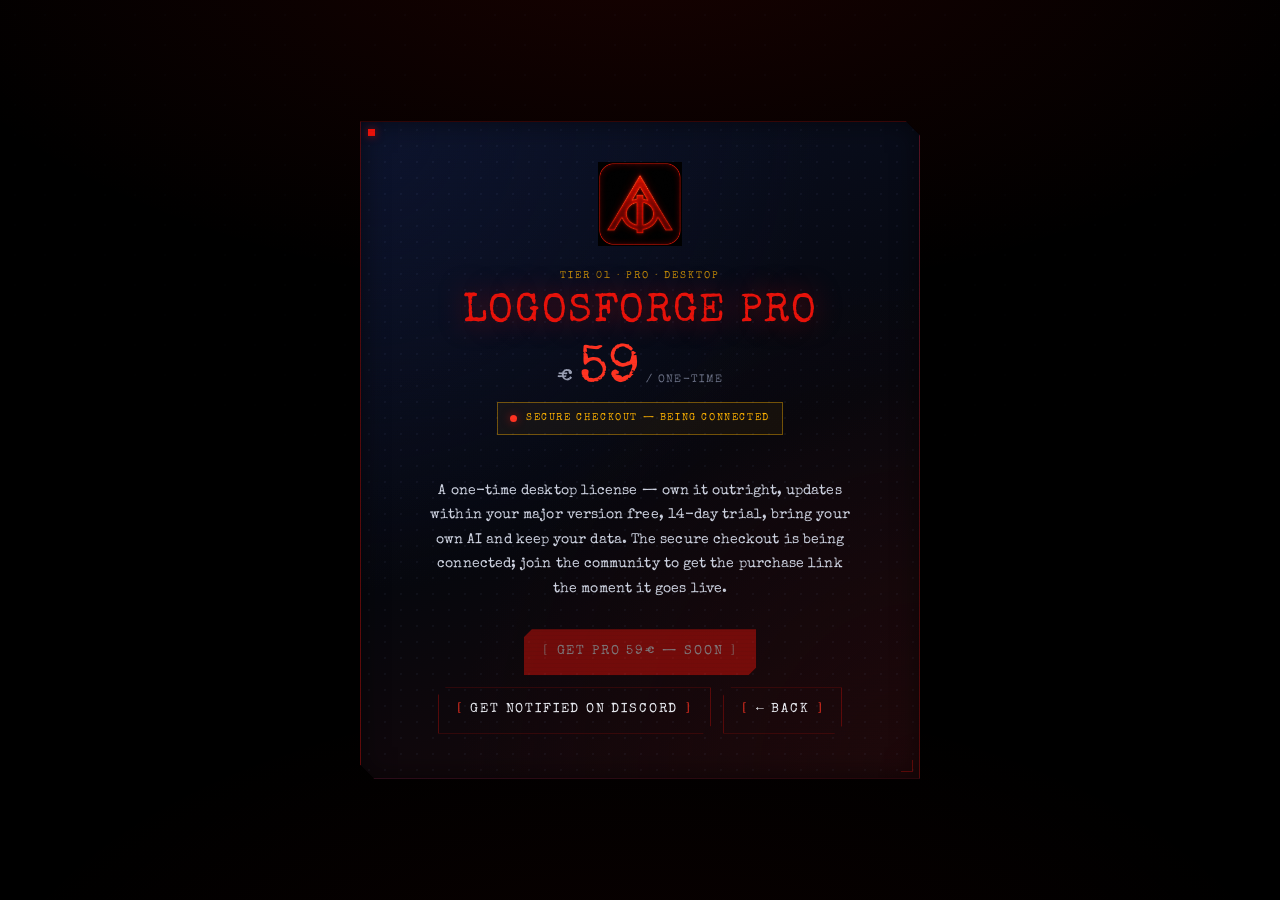
<file: checkout.html>
<!DOCTYPE html>
<html lang="en">
<head>
<meta charset="UTF-8">
<meta name="viewport" content="width=device-width, initial-scale=1.0">
<title>Get Pro — LOGOSFORGE</title>
<meta name="robots" content="noindex">
<meta name="theme-color" content="#000000">
<link rel="icon" type="image/png" sizes="512x512" href="assets/icon-512.png">
<link rel="apple-touch-icon" href="assets/apple-touch-icon.png">
<link rel="preconnect" href="https://fonts.googleapis.com">
<link rel="preconnect" href="https://fonts.gstatic.com" crossorigin>
<link href="https://fonts.googleapis.com/css2?family=Special+Elite&display=swap" rel="stylesheet">
<link rel="stylesheet" href="css/style.css">
<style>
  .checkout{min-height:100svh;display:flex;align-items:center;justify-content:center;padding:80px 20px}
  .checkout__card{width:min(100%,560px);padding:40px clamp(24px,5vw,48px) 44px;text-align:center}
  .checkout__logo{width:84px;height:84px;margin:0 auto 22px;display:block}
  .checkout__id{font-size:10px;letter-spacing:.2em;color:var(--amber);opacity:.75}
  .checkout__title{font-family:var(--f-title);font-size:clamp(28px,6vw,40px);color:var(--red);
    letter-spacing:.04em;line-height:1;margin:8px 0 6px;text-shadow:0 0 26px rgba(232,18,10,.5)}
  .checkout__price{display:flex;align-items:baseline;justify-content:center;gap:6px;margin:14px 0 4px}
  .checkout__price b{font-family:var(--f-title);font-size:54px;color:var(--red-bright);line-height:.9}
  .checkout__per{font-size:11px;letter-spacing:.12em;color:var(--faint)}
  .checkout__note{font-size:14px;line-height:1.75;color:var(--text);max-width:420px;margin:18px auto 28px}
  .checkout__status{display:inline-flex;align-items:center;gap:9px;font-size:10px;letter-spacing:.16em;
    color:var(--amber);border:1px solid rgba(255,179,0,.4);background:rgba(255,179,0,.05);padding:7px 12px;margin-bottom:26px}
  .checkout__actions{display:flex;flex-wrap:wrap;gap:12px;justify-content:center}
  .btn--disabled{opacity:.45;pointer-events:none}
</style>
</head>
<body>
<main class="checkout">
  <article class="checkout__card panel">
    <img class="checkout__logo" src="assets/logo.png" alt="Logosforge" width="84" height="84">
    <div class="checkout__id mono" id="co-id">TIER 01 · PRO · DESKTOP</div>
    <h1 class="checkout__title" id="co-name">LOGOSFORGE PRO</h1>
    <div class="checkout__price"><span style="color:var(--dim);font-size:22px">€</span><b id="co-num">59</b><span class="checkout__per mono" id="co-per">/ ONE-TIME</span></div>

    <div class="checkout__status mono"><span class="dot dot--live"></span>SECURE CHECKOUT — BEING CONNECTED</div>

    <p class="checkout__note" id="co-note">
      A one-time desktop license — own it outright, updates within your major version
      free, 14-day trial, bring your own AI and keep your data. The secure checkout is
      being connected; join the community to get the purchase link the moment it goes live.
    </p>

    <div class="checkout__actions">
      <span class="btn btn--solid btn--disabled" aria-disabled="true">
        <span class="btn__bracket">[</span><span id="co-pay">GET PRO 59€ — SOON</span><span class="btn__bracket">]</span>
      </span>
      <a href="https://discord.gg/CgFXVJkXCW" target="_blank" rel="noopener" class="btn btn--ghost">
        <span class="btn__bracket">[</span>GET NOTIFIED ON DISCORD<span class="btn__bracket">]</span>
      </a>
      <a href="index.html#pricing" class="btn btn--ghost">
        <span class="btn__bracket">[</span>← BACK<span class="btn__bracket">]</span>
      </a>
    </div>
  </article>
</main>
<div class="scanlines" aria-hidden="true"></div>
<script>
(function(){
  var plans={
    pro:{id:'TIER 01 · PRO · DESKTOP',name:'LOGOSFORGE PRO',num:'59',per:'/ ONE-TIME',
      note:'A one-time desktop license — own it outright, updates within your major version free, 14-day trial, bring your own AI and keep your data. The secure checkout is being connected; join the community to get the purchase link the moment it goes live.',
      pay:'GET PRO 59€ — SOON'},
    'wb-cloud':{id:'TIER 00 · WHITEBOARD · WEB',name:'WHITEBOARD · WEB',num:'—',per:'PHASE 2',
      note:'The web version of Whiteboard is planned for a later phase (Phase 2) — not available at launch. Join the community to get notified when web access goes live.',
      pay:'PHASE 2 — COMING LATER'},
    'pro-cloud':{id:'TIER 01 · PRO · WEB',name:'LOGOSFORGE PRO · WEB',num:'—',per:'PHASE 2',
      note:'The web app with cloud sync is planned for a later phase (Phase 2) — not available at launch. Logosforge launches on the desktop; join the community to get notified when web access goes live.',
      pay:'PHASE 2 — COMING LATER'}
  };
  var key=new URLSearchParams(location.search).get('plan');
  var p=plans[key]||plans.pro;
  var set=function(id,v){var el=document.getElementById(id);if(el)el.textContent=v;};
  set('co-id',p.id);set('co-name',p.name);set('co-num',p.num);set('co-per',p.per);set('co-note',p.note);set('co-pay',p.pay);
  document.title=p.name+' — LOGOSFORGE';
})();
</script>
</body>
</html>
</file>
<file: css/style.css>
/* ============================================================
   LOGOSFORGE — Narrative OS  ·  command-terminal aesthetic
   ============================================================ */

:root{
  /* surfaces — pure black with navy→maroon CRT panels */
  --bg:        #000000;
  --bg-2:      #040406;
  --navy:      #0a1024;
  --navy-2:    #0b1430;
  --maroon:    #1a0709;
  --panel:     #06070d;
  --panel-2:   #0a0c16;
  --panel-3:   #0e1020;
  --line:      rgba(232,18,10,.16);
  --line-2:    rgba(232,18,10,.32);
  --grid:      rgba(132,150,210,.06);

  /* signal palette — crimson structure, gold data */
  --red:        #e8120a;
  --red-bright: #ff3322;
  --red-deep:   #4e0a08;
  --red-glow:   rgba(232,18,10,.6);
  --amber:      #ffb300;
  --amber-bright:#ffd24a;
  --blue:       #3a5bff;

  /* type */
  --white:     #eef0f6;
  --text:      #cdd2e0;
  --dim:       #9aa0b4;
  --faint:     #6b7186;
  --ghost:     #3a3f52;

  --f-title:'Special Elite','Courier New',ui-monospace,monospace;
  --f-disp: 'Special Elite','Courier New',ui-monospace,monospace;
  --f-mono: 'Special Elite','Courier New',ui-monospace,monospace;
  --f-head: 'Special Elite','Courier New',ui-monospace,monospace;

  --maxw: 1280px;
  --hud-h: 0px;
  --nav-h: 62px;
  --ease: cubic-bezier(.2,.7,.2,1);
}

/* ---------- reset ---------- */
*,*::before,*::after{box-sizing:border-box;margin:0;padding:0}
html{scroll-behavior:smooth;-webkit-text-size-adjust:100%}
body{
  background:var(--bg);
  color:var(--text);
  font-family:var(--f-disp);
  font-weight:400;
  line-height:1.7;
  letter-spacing:.005em;
  overflow-x:hidden;
  text-rendering:optimizeLegibility;
  -webkit-font-smoothing:antialiased;
  font-synthesis:none;
}
img,svg{display:block;max-width:100%}
a{color:inherit;text-decoration:none}
ul{list-style:none}
button{font:inherit;color:inherit;background:none;border:none;cursor:pointer}
::selection{background:var(--red);color:#fff}

/* CENTRAL DOGMA-style display face — LOGOSFORGE wordmark + brand name only */
.wordmark text,.brand__name,.footer__name{font-family:var(--f-title)}

/* fixed background field: pure black + faint red vignette glow */
body::before{
  content:"";position:fixed;inset:0;z-index:-2;pointer-events:none;
  background:
    radial-gradient(115% 80% at 50% -8%, rgba(232,18,10,.10), transparent 52%),
    radial-gradient(90% 70% at 50% 118%, rgba(232,18,10,.05), transparent 60%),
    var(--bg);
}
body::after{
  content:"";position:fixed;inset:0;z-index:-1;pointer-events:none;opacity:.5;
  background-image:radial-gradient(circle,var(--grid) 1px,transparent 1px);
  background-size:30px 30px;
  -webkit-mask-image:radial-gradient(120% 95% at 50% 0%,#000 10%,transparent 65%);
          mask-image:radial-gradient(120% 95% at 50% 0%,#000 10%,transparent 65%);
}

/* ---------- utilities ---------- */
.container{width:min(100% - 40px,var(--maxw));margin-inline:auto}
.mono{font-family:var(--f-mono);letter-spacing:.12em;text-transform:uppercase}
.dim{color:var(--dim)}
.dot{width:7px;height:7px;border-radius:50%;background:var(--faint);display:inline-block;flex:none}
.dot--live{background:var(--red-bright);box-shadow:0 0 8px var(--red-glow)}
@keyframes pulse{0%,100%{opacity:1}50%{opacity:.25}}

.tick-row{display:block;height:9px;width:100%;
  background-image:repeating-linear-gradient(90deg,var(--line-2) 0 1px,transparent 1px 9px);
  background-position:bottom;background-repeat:repeat-x;}

/* ============================================================
   HUD top bar
   ============================================================ */
.hud-bar{
  position:fixed;top:0;left:0;right:0;height:var(--hud-h);z-index:60;
  background:linear-gradient(#0a0a0c,#070708);
  border-bottom:1px solid var(--line);
  font-family:var(--f-mono);font-size:11px;letter-spacing:.14em;text-transform:uppercase;
}
.hud-bar__inner{display:flex;align-items:center;gap:14px;height:100%;
  width:min(100% - 28px,var(--maxw));margin-inline:auto;color:var(--dim)}
.hud-bar__group{display:flex;align-items:center;gap:9px}
.hud-bar__group--center{flex:1;justify-content:center}
.hud-bar__group--right{margin-left:auto}
.hud-bar__val{color:var(--white)}
.hud-bar__val--amber{color:var(--amber)}
.hud-bar__sep{color:var(--ghost)}
.hud-bar__jp{font-family:var(--f-jp);color:var(--faint);letter-spacing:.4em;font-size:10px}
@media(max-width:720px){
  .hud-bar__group--center{display:none}
  .hud-bar__label{display:none}
}

/* ============================================================
   Nav
   ============================================================ */
.nav{
  position:fixed;top:var(--hud-h);left:0;right:0;z-index:55;height:var(--nav-h);
  background:rgba(6,6,8,.72);backdrop-filter:blur(12px);-webkit-backdrop-filter:blur(12px);
  border-bottom:1px solid var(--line);
  transition:background .3s,border-color .3s;
}
.nav.scrolled{background:rgba(5,5,6,.94);border-color:var(--line-2)}
.nav__inner{display:flex;align-items:center;gap:22px;height:100%;
  width:min(100% - 40px,var(--maxw));margin-inline:auto}

.brand{display:flex;align-items:center;gap:11px;flex:none}
.brand__mark{width:34px;height:34px;flex:none}
.brand__mark img{width:100%;height:100%;display:block;object-fit:contain}
.brand__name{font-weight:700;font-size:17px;letter-spacing:.26em;color:var(--white)}
.brand__tag{font-family:var(--f-mono);font-size:9px;letter-spacing:.2em;color:var(--red-bright);
  border:1px solid var(--red-deep);padding:2px 5px;border-radius:2px;background:rgba(232,18,10,.06)}

.menu{margin-left:8px}
.menu__list{display:flex;align-items:center;gap:4px}
.menu__item{position:relative}
.menu__link{display:flex;align-items:center;gap:6px;padding:9px 14px;
  font-size:13.5px;letter-spacing:.16em;text-transform:uppercase;font-weight:500;color:var(--text);
  border:1px solid transparent;border-radius:3px;transition:.18s var(--ease);white-space:nowrap}
.menu__link:hover,.menu__item.open>.menu__link{color:var(--white);
  border-color:var(--line-2);background:rgba(255,255,255,.03)}
.caret{width:6px;height:6px;border-right:1.5px solid currentColor;border-bottom:1.5px solid currentColor;
  transform:rotate(45deg) translateY(-2px);opacity:.6;transition:.2s}
.menu__item.open .caret{transform:rotate(225deg) translateY(-2px);opacity:1}

/* dropdown */
.submenu{
  position:absolute;top:calc(100% + 12px);left:0;min-width:288px;
  background:linear-gradient(180deg,var(--panel-2),var(--panel));
  border:1px solid var(--line-2);
  clip-path:polygon(0 0,calc(100% - 12px) 0,100% 12px,100% 100%,12px 100%,0 calc(100% - 12px));
  padding:6px;opacity:0;visibility:hidden;transform:translateY(-6px);
  transition:.2s var(--ease);box-shadow:0 24px 60px rgba(0,0,0,.7),0 0 0 1px rgba(232,18,10,.04)}
.submenu::before{content:"";position:absolute;top:0;left:0;width:9px;height:9px;
  border-top:2px solid var(--red);border-left:2px solid var(--red)}
.menu__item.open .submenu{opacity:1;visibility:visible;transform:translateY(0)}
.submenu__head{display:flex;justify-content:space-between;align-items:center;
  font-family:var(--f-mono);font-size:10px;letter-spacing:.2em;color:var(--faint);
  padding:8px 10px 9px;border-bottom:1px solid var(--line)}
.submenu__head span{font-family:var(--f-jp);color:var(--red-bright);letter-spacing:.2em}
.submenu__link{display:flex;flex-direction:column;gap:2px;padding:11px 10px;border-radius:2px;
  transition:.16s var(--ease);border-left:2px solid transparent}
.submenu__link:hover{background:rgba(232,18,10,.08);border-left-color:var(--red)}
.submenu__k{font-size:14px;font-weight:600;color:var(--white);letter-spacing:.04em}
.submenu__v{font-family:var(--f-mono);font-size:11px;letter-spacing:.06em;color:var(--dim);text-transform:uppercase}

.nav__actions{margin-left:auto;display:flex;align-items:center;gap:12px}

/* buttons */
.btn{position:relative;display:inline-flex;align-items:center;gap:8px;
  font-family:var(--f-mono);font-size:13px;letter-spacing:.14em;text-transform:uppercase;
  padding:11px 18px;border:1px solid var(--line-2);color:var(--white);
  clip-path:polygon(8px 0,100% 0,100% calc(100% - 8px),calc(100% - 8px) 100%,0 100%,0 8px);
  transition:.18s var(--ease);white-space:nowrap}
.btn__bracket{color:var(--red-bright);opacity:.8}
.btn--ghost:hover{border-color:var(--red);background:rgba(232,18,10,.08);color:#fff}
.btn--solid{background:var(--red);border-color:var(--red);color:#fff;font-weight:500;
  box-shadow:0 0 22px rgba(232,18,10,.3)}
.btn--solid .btn__bracket{color:#ffd0c8}
.btn--solid:hover{background:var(--red-bright);box-shadow:0 0 34px rgba(232,18,10,.55)}
.btn--sm{padding:9px 14px;font-size:12px}
.btn--block{display:flex;justify-content:center;width:100%}
.nav__cta{padding:9px 14px}
@media(max-width:1080px){.nav__cta{display:none}}

/* hamburger */
.hamburger{display:none;width:40px;height:40px;border:1px solid var(--line-2);border-radius:3px;
  flex-direction:column;justify-content:center;align-items:center;gap:5px}
.hamburger span{width:18px;height:2px;background:var(--white);transition:.25s var(--ease)}
.hamburger[aria-expanded="true"] span:nth-child(1){transform:translateY(7px) rotate(45deg)}
.hamburger[aria-expanded="true"] span:nth-child(2){opacity:0}
.hamburger[aria-expanded="true"] span:nth-child(3){transform:translateY(-7px) rotate(-45deg)}

/* ============================================================
   Hero
   ============================================================ */
.hero{position:relative;min-height:100svh;
  padding-top:calc(var(--hud-h) + var(--nav-h));padding-bottom:clamp(58px,9vh,104px);
  display:flex;flex-direction:column;justify-content:center;overflow:hidden;
  background:
    radial-gradient(80% 60% at 50% 12%,rgba(12,20,52,.55),transparent 60%),
    radial-gradient(90% 70% at 70% 100%,rgba(34,9,11,.5),transparent 60%)}
.hero__canvas{position:absolute;inset:0;width:100%;height:100%;z-index:0;opacity:.4;
  -webkit-mask-image:radial-gradient(75% 60% at 50% 46%,transparent 28%,#000 72%);
          mask-image:radial-gradient(75% 60% at 50% 46%,transparent 28%,#000 72%)}
.hero__grid{position:absolute;inset:0;z-index:0;pointer-events:none;
  background-image:radial-gradient(circle,rgba(132,150,210,.14) 1px,transparent 1px);
  background-size:34px 34px;opacity:.1;
  -webkit-mask-image:radial-gradient(80% 70% at 50% 45%,#000,transparent 80%);
          mask-image:radial-gradient(80% 70% at 50% 45%,#000,transparent 80%)}
.hero__top,.wordmark-wrap,.hero__body{position:relative;z-index:2}

.vrail{position:absolute;top:0;bottom:0;display:flex;flex-direction:column;justify-content:center;gap:8px;
  font-family:var(--f-mono);font-size:10px;letter-spacing:.3em;color:var(--faint);
  writing-mode:vertical-rl;text-orientation:mixed;z-index:3}
.vrail--left{left:14px}
.vrail--right{right:14px;writing-mode:vertical-rl}
.vrail--right span{font-family:var(--f-jp)}
.vrail__dim{color:var(--ghost)}
@media(max-width:980px){.vrail{display:none}}

.hero__top{display:flex;align-items:flex-end;justify-content:space-between;gap:20px;
  padding-bottom:18px}
.hero__code{flex:1;max-width:260px}
.hero__code .tick-row{margin-bottom:6px;opacity:.5}
.hero__boot{display:flex;align-items:center;gap:9px;font-size:12px;color:var(--amber);
  letter-spacing:.16em}
.cursor{color:var(--amber);animation:blink 1s steps(1) infinite}
@keyframes blink{50%{opacity:0}}

/* full-bleed wordmark */
.wordmark-wrap{position:relative;width:100%;padding:8px clamp(10px,2.4vw,46px) 4px;margin:6px 0}
.wordmark{width:100%;height:auto;display:block;
  fill:var(--red);
  filter:drop-shadow(0 0 26px rgba(232,18,10,.55)) drop-shadow(0 0 6px rgba(232,18,10,.7))}
.wordmark text{font-family:var(--f-title);font-weight:700;font-size:120px}
.wordmark-tag{position:absolute;bottom:8px;font-size:10px;letter-spacing:.24em;color:var(--faint)}
.wordmark-tag--l{left:clamp(10px,2.4vw,46px);font-family:var(--f-jp)!important;color:var(--red-bright)}
.wordmark-tag--r{right:clamp(10px,2.4vw,46px)}
@media(max-width:680px){.wordmark-tag{display:none}}

.hero__body{padding-top:14px;max-width:880px}
.hero__lead{font-size:clamp(19px,2.6vw,28px);font-weight:400;color:var(--white);letter-spacing:.005em;line-height:1.45;
  text-shadow:0 2px 18px rgba(0,0,0,.85)}
.hero__lead strong{font-weight:600;color:var(--red-bright)}
.hero__sub{margin-top:16px;max-width:600px;font-size:clamp(14px,1.5vw,16.5px);color:var(--text);line-height:1.75;
  text-shadow:0 1px 12px rgba(0,0,0,.85)}
.hero__cta{display:flex;flex-wrap:wrap;gap:14px;margin-top:30px}

.hero__meta{display:grid;grid-template-columns:repeat(4,1fr);gap:1px;margin-top:clamp(20px,3.2vh,30px);
  background:var(--line);border:1px solid var(--line);max-width:760px}
.meta-cell{background:var(--bg-2);padding:14px 16px;display:flex;flex-direction:column;
  justify-content:space-between;gap:8px;min-height:64px}
.meta-cell__k{font-size:10px;color:var(--faint);line-height:1.2}
.meta-cell__v{font-family:var(--f-mono);font-size:clamp(12px,1.25vw,14px);color:var(--white);
  letter-spacing:.02em;line-height:1.2;white-space:nowrap}
@media(max-width:760px){.hero__meta{grid-template-columns:repeat(2,1fr)}}

.scroll-cue{position:absolute;bottom:22px;left:50%;transform:translateX(-50%);z-index:3;
  display:flex;flex-direction:column;align-items:center;gap:8px;
  font-size:10px;letter-spacing:.3em;color:var(--faint)}
.scroll-cue__line{width:1px;height:40px;background:linear-gradient(var(--red),transparent);
  animation:cueGrow 2s var(--ease) infinite}
@keyframes cueGrow{0%{transform:scaleY(.3);opacity:.3;transform-origin:top}50%{transform:scaleY(1);opacity:1}100%{transform:scaleY(.3);opacity:.3}}
@media(max-width:680px){.scroll-cue{display:none}}

/* ============================================================
   Section scaffolding
   ============================================================ */
.section{position:relative;padding:clamp(64px,9vw,120px) 0}
.section::before{content:"";position:absolute;top:0;left:0;right:0;height:9px;
  background-image:repeating-linear-gradient(90deg,var(--line) 0 1px,transparent 1px 14px);
  opacity:.6}

.sec-head{max-width:760px;margin-bottom:clamp(34px,5vw,56px)}
.sec-head--flush{margin-bottom:26px}
.sec-head__tag{display:flex;align-items:center;gap:14px;margin-bottom:16px}
.sec-head__num{font-size:11px;color:var(--amber);letter-spacing:.2em}
.sec-head__line{flex:1;max-width:120px;height:1px;background:linear-gradient(90deg,var(--red),transparent)}
.sec-head__jp{font-family:var(--f-jp)!important;font-size:11px;color:var(--faint);letter-spacing:.3em}
.sec-head__title{font-size:clamp(30px,5.4vw,56px);font-weight:700;letter-spacing:.05em;color:var(--red);
  line-height:1;text-transform:uppercase;text-shadow:0 0 28px rgba(232,18,10,.5),0 0 3px rgba(232,18,10,.7)}
.sec-head__intro{margin-top:18px;font-size:clamp(14px,1.5vw,16px);color:var(--dim);line-height:1.75}

/* generic CRT panel: navy→maroon, glowing red edge, corner marker */
.panel{position:relative;
  background:
    radial-gradient(circle,var(--grid) 1px,transparent 1.5px) 0 0 / 16px 16px,
    radial-gradient(150% 130% at 0% 0%,rgba(14,22,52,.6),transparent 55%),
    radial-gradient(150% 140% at 100% 100%,rgba(34,9,11,.55),transparent 55%),
    linear-gradient(158deg,var(--navy),var(--panel) 54%,var(--maroon));
  border:1px solid var(--line-2);
  box-shadow:inset 0 0 26px rgba(0,0,0,.55),0 14px 38px rgba(0,0,0,.5),0 0 20px rgba(232,18,10,.06);
  clip-path:polygon(0 0,calc(100% - 14px) 0,100% 14px,100% 100%,14px 100%,0 calc(100% - 14px))}
.panel::before{content:"";position:absolute;top:7px;left:7px;width:7px;height:7px;
  background:var(--red);box-shadow:0 0 9px var(--red-glow);pointer-events:none}
.panel::after{content:"";position:absolute;bottom:6px;right:6px;width:12px;height:12px;pointer-events:none;
  border-bottom:1.5px solid var(--line-2);border-right:1.5px solid var(--line-2)}

/* ============================================================
   Features
   ============================================================ */
.feat-grid{display:grid;grid-template-columns:repeat(3,1fr);gap:16px}
@media(max-width:900px){.feat-grid{grid-template-columns:repeat(2,1fr)}}
@media(max-width:560px){.feat-grid{grid-template-columns:1fr}}

.feat{padding:26px 24px 24px;min-height:230px;transition:.22s var(--ease)}
.feat:hover{transform:translateY(-3px);border-color:var(--red);
  box-shadow:inset 0 0 26px rgba(0,0,0,.5),0 14px 38px rgba(0,0,0,.5),0 0 28px rgba(232,18,10,.18)}
.feat:hover::before{box-shadow:0 0 14px var(--red-glow)}
.panel__index{position:absolute;top:18px;right:18px;font-size:12px;color:var(--amber);opacity:.55;
  font-family:var(--f-mono)}
.feat:hover .panel__index{opacity:1}
.feat__icon{width:42px;height:42px;color:var(--amber);margin-bottom:20px;
  filter:drop-shadow(0 0 9px rgba(255,179,0,.4))}
.feat__title{font-size:20px;font-weight:600;color:var(--white);letter-spacing:.02em;margin-bottom:10px}
.feat__desc{font-size:14px;color:var(--text);line-height:1.65;margin-bottom:16px}
.feat__meta{font-size:10px;color:var(--amber);opacity:.65;letter-spacing:.16em}

/* ============================================================
   Writing modes
   ============================================================ */
.priority{padding:0;margin-bottom:18px;overflow:hidden;
  background:
    radial-gradient(circle,var(--grid) 1px,transparent 1.5px) 0 0 / 16px 16px,
    radial-gradient(120% 160% at 0% 0%,rgba(232,18,10,.22),transparent 52%),
    linear-gradient(158deg,var(--navy),#0a0608 56%,var(--maroon));
  box-shadow:inset 0 0 30px rgba(0,0,0,.5),0 16px 44px rgba(0,0,0,.55),0 0 34px rgba(232,18,10,.18)}
.priority::before{box-shadow:0 0 14px var(--red-glow);width:8px;height:8px;top:8px;left:8px}
.priority__rail{position:absolute;left:0;top:0;bottom:0;width:4px;
  background:linear-gradient(var(--red-bright),var(--red-deep));box-shadow:0 0 16px var(--red-glow)}
.priority__head{display:flex;align-items:center;gap:18px;padding:24px 28px;
  border-bottom:1px solid var(--line-2)}
.warn-tri{width:40px;height:36px;color:var(--amber);flex:none;
  filter:drop-shadow(0 0 8px rgba(255,179,0,.4))}
@keyframes warnPulse{0%,100%{opacity:1}50%{opacity:.45}}
.priority__flag{font-size:11px;color:var(--amber);letter-spacing:.2em;display:block;margin-bottom:4px}
.priority__flag span{font-family:var(--f-jp)}
.priority__title{font-size:clamp(24px,3.6vw,38px);font-weight:700;color:var(--red);letter-spacing:.05em;line-height:1;
  text-shadow:0 0 26px rgba(232,18,10,.55),0 0 3px rgba(232,18,10,.7)}
.priority__id{margin-left:auto;font-size:12px;color:var(--amber);
  border:1px solid rgba(255,179,0,.4);padding:6px 10px;background:rgba(255,179,0,.06)}
@media(max-width:620px){.priority__id{display:none}}

.priority__grid{display:grid;grid-template-columns:1.3fr 1fr;gap:0}
@media(max-width:840px){.priority__grid{grid-template-columns:1fr}}
.priority__copy{padding:26px 28px}
.priority__lead{font-size:clamp(17px,2vw,21px);color:var(--white);font-weight:400;line-height:1.5;margin-bottom:14px}
.priority__lead strong{color:var(--amber-bright);font-weight:600}
.priority__copy p{color:var(--text);font-size:14.5px;line-height:1.7}
.priority__cta{margin-top:22px}
.priority__spec{padding:26px 28px;border-left:1px solid var(--line-2);
  background:rgba(0,0,0,.3);display:flex;flex-direction:column;gap:0}
@media(max-width:840px){.priority__spec{border-left:none;border-top:1px solid var(--line-2)}}
.spec-row{display:flex;justify-content:space-between;gap:14px;padding:11px 0;
  border-bottom:1px dashed var(--line);font-size:13.5px;color:var(--white);text-align:right}
.spec-row .dim{text-align:left;font-size:11px;color:var(--amber);opacity:.8}
.spec-bar{position:relative;margin-top:18px;height:26px;border:1px solid rgba(232,18,10,.5);
  background:rgba(232,18,10,.06);display:flex;align-items:center;overflow:hidden}
.spec-bar__fill{position:absolute;inset:0;width:92%;
  background:repeating-linear-gradient(45deg,rgba(232,18,10,.38) 0 8px,rgba(232,18,10,.12) 8px 16px);
  }
@keyframes fillSlide{to{background-position:160px 0}}
.spec-bar__txt{position:relative;font-size:10px;color:var(--white);padding-left:10px;z-index:2}

.modes-grid{display:grid;grid-template-columns:repeat(4,1fr);gap:16px}
@media(max-width:980px){.modes-grid{grid-template-columns:repeat(2,1fr)}}
@media(max-width:520px){.modes-grid{grid-template-columns:1fr}}
.mode{padding:24px 22px;transition:.22s var(--ease)}
.mode:hover{transform:translateY(-3px);border-color:var(--red);
  box-shadow:inset 0 0 26px rgba(0,0,0,.5),0 14px 38px rgba(0,0,0,.5),0 0 26px rgba(232,18,10,.16)}
.mode__id{font-size:10px;color:var(--amber);opacity:.6;letter-spacing:.16em;font-family:var(--f-mono)}
.mode__title{font-size:22px;font-weight:700;color:var(--white);letter-spacing:.03em;margin:12px 0 2px}
.mode:hover .mode__title{color:var(--red-bright)}
.mode__jp{font-family:var(--f-jp)!important;font-size:12px;color:var(--faint);letter-spacing:.2em;margin-bottom:14px}
.mode__hier{font-family:var(--f-mono);font-size:11.5px;color:var(--amber);letter-spacing:.06em;
  padding-bottom:12px;margin-bottom:12px;border-bottom:1px solid var(--line);text-transform:uppercase}
.mode__desc{font-size:13.5px;color:var(--text);line-height:1.6}

/* ============================================================
   About
   ============================================================ */
.about__grid{display:grid;grid-template-columns:1.5fr 1fr;gap:clamp(30px,5vw,64px);align-items:start}
@media(max-width:880px){.about__grid{grid-template-columns:1fr}}
.about__lead{font-size:clamp(18px,2.2vw,24px);color:var(--white);font-weight:400;line-height:1.5;margin-bottom:22px}
.about__p{font-size:15px;color:var(--text);line-height:1.8;margin-bottom:16px}
.about__p strong{color:var(--red-bright);font-weight:600}
.about__side{position:sticky;top:120px}
.about__logo{text-align:center;margin-bottom:24px}
.about__logo img{width:100%;max-width:300px;height:auto;margin-inline:auto;display:block;
  filter:drop-shadow(0 0 34px rgba(232,18,10,.3))}
.about__stats{display:grid;grid-template-columns:repeat(3,1fr);gap:1px;background:var(--line);border:1px solid var(--line)}
.stat{background:var(--bg-2);padding:18px 10px;text-align:center}
.stat__v{display:block;font-family:var(--f-disp);font-weight:700;font-size:32px;color:var(--red-bright);line-height:1}
.stat__k{font-size:9px;color:var(--faint);letter-spacing:.16em;margin-top:6px;display:block}

/* ============================================================
   Pricing
   ============================================================ */
.price-grid{display:grid;grid-template-columns:repeat(2,1fr);gap:18px;max-width:920px}
@media(max-width:760px){.price-grid{grid-template-columns:1fr}}
.price{padding:30px 28px;display:flex;flex-direction:column}
.price--pro{background:
    radial-gradient(circle,var(--grid) 1px,transparent 1.5px) 0 0 / 16px 16px,
    radial-gradient(130% 150% at 100% 0%,rgba(232,18,10,.26),transparent 56%),
    linear-gradient(155deg,var(--navy),#0a0608 52%,var(--maroon));
  box-shadow:inset 0 0 30px rgba(0,0,0,.5),0 16px 44px rgba(0,0,0,.55),0 0 32px rgba(232,18,10,.2)}
.price--pro::before{box-shadow:0 0 14px var(--red-glow)}
.price__ribbon{position:absolute;top:0;right:0;font-size:10px;color:#fff;background:var(--red);
  padding:5px 12px;letter-spacing:.18em;box-shadow:0 0 18px var(--red-glow);
  clip-path:polygon(10px 0,100% 0,100% 100%,0 100%)}
.price__id{font-size:10px;color:var(--amber);opacity:.7;letter-spacing:.16em;font-family:var(--f-mono)}
.price__name{font-size:24px;font-weight:700;color:var(--white);letter-spacing:.03em;margin-top:8px}
.price__amount{display:flex;align-items:baseline;gap:4px;margin:20px 0 4px}
.price__cur{font-size:22px;color:var(--dim);font-weight:500}
.price__num{font-family:var(--f-disp);font-weight:700;font-size:58px;color:var(--white);line-height:.9}
.price--pro .price__num{color:var(--red-bright)}
.price__per{font-size:11px;color:var(--faint);margin-left:6px;letter-spacing:.12em}
.price__pitch{font-size:14px;color:var(--dim);line-height:1.65;margin:14px 0 20px;min-height:64px}
.price__list{display:flex;flex-direction:column;gap:10px;margin-bottom:26px;flex:1}
.price__list li{display:flex;align-items:center;gap:10px;font-size:12px;letter-spacing:.06em;color:var(--text)}
.price__list i{width:14px;height:14px;flex:none;position:relative}
.price__list i.ok::before{content:"";position:absolute;left:2px;top:0;width:5px;height:9px;
  border-right:2px solid var(--amber);border-bottom:2px solid var(--amber);transform:rotate(40deg)}
.price__list i.no::before,.price__list i.no::after{content:"";position:absolute;top:6px;left:1px;width:12px;height:2px;background:var(--ghost)}
.price__list i.no::after{transform:rotate(90deg)}
.price__list li:has(.no){color:var(--faint)}

/* ============================================================
   Downloads
   ============================================================ */
.dl-grid{display:grid;grid-template-columns:repeat(2,1fr);gap:18px}
@media(max-width:780px){.dl-grid{grid-template-columns:1fr}}
.dl-block{padding:26px 24px}
.dl-block__head{margin-bottom:18px;padding-bottom:16px;border-bottom:1px solid var(--line-2)}
.dl-block__k{font-size:10px;color:var(--amber);letter-spacing:.18em}
.dl-block__k span{font-family:var(--f-jp)}
.dl-block__title{font-size:26px;font-weight:700;color:var(--white);letter-spacing:.06em;margin:8px 0 6px}
.dl-block__sub{font-size:10px;color:var(--faint);letter-spacing:.16em}
.dl-row-set{display:flex;flex-direction:column;gap:8px}
.dl-row{display:grid;grid-template-columns:28px 1fr auto;align-items:center;gap:14px;
  padding:14px 16px;background:rgba(10,16,36,.4);border:1px solid var(--line);
  transition:.18s var(--ease);position:relative}
.dl-row:hover{border-color:var(--red);background:rgba(232,18,10,.08);box-shadow:0 0 18px rgba(232,18,10,.12)}
.dl-row__os{width:22px;height:22px;color:var(--amber)}
.dl-row:hover .dl-row__os{color:var(--red-bright)}
.dl-row__name{font-size:15px;font-weight:600;color:var(--white)}
.dl-row__meta{grid-column:2;grid-row:2;font-size:10px;color:var(--faint);letter-spacing:.1em}
.dl-row__go{font-size:11px;color:var(--dim);letter-spacing:.14em}
.dl-row:hover .dl-row__go{color:var(--amber)}
.dl-note{display:flex;align-items:center;gap:12px;justify-content:center;margin-top:26px;
  font-size:11px;color:var(--faint);letter-spacing:.12em;text-align:center;flex-wrap:wrap}

/* ============================================================
   Footer
   ============================================================ */
.footer{position:relative;border-top:1px solid var(--line-2);background:linear-gradient(180deg,var(--bg),#040405);
  padding-top:clamp(48px,7vw,84px)}
.footer__top{display:grid;grid-template-columns:1.4fr 2.4fr;gap:48px;padding-bottom:44px;
  border-bottom:1px solid var(--line)}
@media(max-width:880px){.footer__top{grid-template-columns:1fr;gap:36px}}
.footer__brand{display:flex;gap:14px;align-items:flex-start}
.brand__mark--lg{width:48px;height:48px}
.footer__name{font-weight:700;font-size:20px;letter-spacing:.24em;color:var(--white)}
.footer__motto{font-size:10px;color:var(--faint);letter-spacing:.14em;margin-top:6px}
.footer__cols{display:grid;grid-template-columns:repeat(4,1fr);gap:24px}
@media(max-width:620px){.footer__cols{grid-template-columns:repeat(2,1fr);gap:28px 18px}}
.footer__h{font-size:10px;color:var(--red-bright);letter-spacing:.2em;margin-bottom:16px;
  padding-bottom:8px;border-bottom:1px solid var(--line)}
.footer__link{display:flex;align-items:center;gap:9px;font-size:13px;color:var(--dim);
  padding:6px 0;transition:.16s var(--ease)}
.footer__link:hover{color:var(--white);transform:translateX(3px)}
.footer__ico{width:16px;height:16px;color:var(--faint);flex:none}
.footer__link:hover .footer__ico{color:var(--red-bright)}

.footer__bottom{display:flex;flex-wrap:wrap;justify-content:space-between;gap:12px;align-items:center;
  padding:24px 0 30px;font-size:10px;color:var(--faint);letter-spacing:.14em}
.footer__bottom a{color:var(--faint)}
.footer__bottom a:hover{color:var(--red-bright)}
.footer__credit{color:var(--ghost)}
.footer__credit::after,.footer__credit::before{content:"·";margin:0 2px;color:var(--ghost)}
.footer__ruler{opacity:.4}

/* ============================================================
   Scanlines / CRT overlay
   ============================================================ */
.scanlines{position:fixed;inset:0;z-index:50;pointer-events:none;opacity:.22;
  background:repeating-linear-gradient(180deg,rgba(0,0,0,0) 0 3px,rgba(0,0,0,.16) 3px 4px);
  mix-blend-mode:multiply}
.scanlines::after{content:"";position:absolute;inset:0;
  background:radial-gradient(135% 130% at 50% 50%,transparent 68%,rgba(0,0,0,.42) 100%)}

/* ============================================================
   Reveal animation
   ============================================================ */
.reveal{opacity:0;transform:translateY(24px);transition:opacity .7s var(--ease),transform .7s var(--ease)}
.reveal.in{opacity:1;transform:none}
[data-stagger]{transition-delay:calc(var(--i,0)*70ms)}

@media(prefers-reduced-motion:reduce){
  *,*::before,*::after{animation:none!important;transition:none!important;scroll-behavior:auto!important}
  .reveal{opacity:1;transform:none}
}

/* ============================================================
   Advanced HUD graphics
   ============================================================ */
/* CRT bloom behind the wordmark */
.hero__bloom{position:absolute;inset:0;z-index:1;pointer-events:none;
  background:radial-gradient(46% 38% at 50% 42%,rgba(232,18,10,.16),rgba(232,18,10,.04) 55%,transparent 72%);
  mix-blend-mode:screen}
@keyframes bloomPulse{0%,100%{opacity:.55}50%{opacity:.85}}

/* hero panel: full glowing red border + corner markers */
.hud-frame{position:absolute;inset:16px;z-index:3;pointer-events:none;
  border:1px solid var(--line-2);
  box-shadow:0 0 26px rgba(232,18,10,.16),inset 0 0 60px rgba(232,18,10,.04);
  clip-path:polygon(0 0,calc(100% - 18px) 0,100% 18px,100% 100%,18px 100%,0 calc(100% - 18px))}
.hud-frame__c{position:absolute;width:24px;height:24px}
.hud-frame__c--tl{top:0;left:0;border-top:2px solid var(--red);border-left:2px solid var(--red)}
.hud-frame__c--tr{top:0;right:0;border-top:2px solid var(--red);border-right:2px solid var(--red)}
.hud-frame__c--bl{bottom:0;left:0;border-bottom:2px solid var(--red);border-left:2px solid var(--red)}
.hud-frame__c--br{bottom:0;right:0;border-bottom:2px solid var(--red);border-right:2px solid var(--red)}
.hud-frame__c::after{content:"";position:absolute;width:5px;height:5px;background:var(--red);
  box-shadow:0 0 8px var(--red-glow)}
.hud-frame__c--tl::after{top:-2px;left:-2px}.hud-frame__c--tr::after{top:-2px;right:-2px}
.hud-frame__c--bl::after{bottom:-2px;left:-2px}.hud-frame__c--br::after{bottom:-2px;right:-2px}
@media(max-width:680px){.hud-frame{inset:10px}.hud-frame__c{width:16px;height:16px}}

/* scattered micro-codes */
.microcodes{position:absolute;inset:0;z-index:2;pointer-events:none;font-size:9.5px;
  letter-spacing:.16em;color:var(--ghost)}
.microcodes__i{position:absolute;left:var(--x);top:var(--y);white-space:nowrap;opacity:.6}
.microcodes__i::before{content:"› ";color:var(--red-deep)}
@media(max-width:1080px){.microcodes{display:none}}

/* numbered ruler (filled by JS) — amber measurement axis */
.ruler{display:block;width:100%;height:24px;overflow:visible}
.ruler line{stroke:rgba(255,179,0,.32)}
.ruler .ruler__maj{stroke:var(--amber);stroke-width:1.2}
.ruler text{fill:var(--amber);fill-opacity:.7;font-family:var(--f-mono);font-size:8px;letter-spacing:.08em}
.hero__code .ruler{margin-bottom:8px;opacity:.9}

/* schematic divider band */
.schematic{position:relative;width:100%;height:220px;overflow:hidden;
  border-top:1px solid var(--line-2);border-bottom:1px solid var(--line-2);
  background:
    radial-gradient(circle,var(--grid) 1px,transparent 1.5px) 0 0 / 16px 16px,
    radial-gradient(70% 130% at 50% 50%,rgba(232,18,10,.12),transparent 70%),
    linear-gradient(120deg,var(--navy),#050507 55%,var(--maroon))}
.schematic__svg{position:absolute;inset:0;width:100%;height:100%}
.schematic__label{position:absolute;top:14px;z-index:2;font-size:11px;letter-spacing:.2em;color:var(--white)}
.schematic__label span{display:block;font-size:9px;color:var(--faint);letter-spacing:.16em;margin-top:3px}
.schematic__label--l{left:clamp(14px,4vw,56px);border-left:2px solid var(--red);padding-left:10px}
.schematic__label--r{right:clamp(14px,4vw,56px);text-align:right;border-right:2px solid var(--amber);padding-right:10px;color:var(--amber)}
.schematic__flow{stroke-dasharray:5 7;animation:flow 2.4s linear infinite}
@keyframes flow{to{stroke-dashoffset:-24}}

/* downloads block title → red display treatment */
.dl-block__title{color:var(--red);text-shadow:0 0 22px rgba(232,18,10,.45),0 0 3px rgba(232,18,10,.6)}
.wordmark{will-change:filter}

/* ============================================================
   Mobile nav drawer
   ============================================================ */
@media(max-width:1080px){
  .hamburger{display:flex}
  .menu{position:fixed;top:var(--nav-h);left:0;right:0;
    height:calc(100vh - var(--nav-h));
    height:calc(100dvh - var(--nav-h));
    margin:0;background:linear-gradient(180deg,#080809,#050506);
    border-top:1px solid var(--line-2);
    transform:translateX(100%);transition:transform .32s var(--ease);
    overflow-y:auto;padding:18px 20px 60px}
  .menu.open{transform:translateX(0)}
  .menu__list{flex-direction:column;align-items:stretch;gap:4px}
  .menu__item.has-sub{flex-direction:column}
  .menu__link{justify-content:space-between;width:100%;padding:16px 14px;font-size:15px;
    border-bottom:1px solid var(--line)}
  .menu__link .caret{transform:rotate(45deg)}
  .menu__item.open .menu__link .caret{transform:rotate(225deg)}
  .submenu{position:static;opacity:1;visibility:visible;transform:none;min-width:0;
    clip-path:none;border:none;background:rgba(232,18,10,.03);box-shadow:none;
    max-height:0;overflow:hidden;padding:0 6px;transition:max-height .3s var(--ease),padding .3s}
  .submenu::before{display:none}
  .menu__item.open .submenu{max-height:360px;padding:6px;margin-bottom:8px}
  body.menu-open{overflow:hidden}
}

/* ============================================================
   Footer newsletter + legal buttons + floating-window modals
   ============================================================ */
.footer__link--btn{background:none;border:none;cursor:pointer;font:inherit;width:auto;
  justify-content:flex-start;text-align:left;padding:6px 0}

.newsletter{margin-top:4px;max-width:250px}
.newsletter__label{display:block;font-size:9px;color:var(--amber);opacity:.7;letter-spacing:.16em;margin-bottom:8px}
.newsletter__row{display:flex;border:1px solid var(--line-2);background:rgba(10,16,36,.45)}
.newsletter__row:focus-within{border-color:var(--red);box-shadow:0 0 14px rgba(232,18,10,.14)}
.newsletter__input{flex:1;min-width:0;background:transparent;border:none;color:var(--text);
  font-family:var(--f-disp);font-size:12px;padding:9px 10px;letter-spacing:.02em}
.newsletter__input::placeholder{color:var(--faint)}
.newsletter__input:focus{outline:none}
.newsletter__btn{flex:none;width:38px;background:var(--red);color:#fff;border:none;cursor:pointer;
  font-size:15px;line-height:1;transition:.15s var(--ease)}
.newsletter__btn:hover{background:var(--red-bright);box-shadow:0 0 16px var(--red-glow)}
.newsletter__btn:disabled{opacity:.5;cursor:default}
.newsletter__msg{min-height:13px;margin-top:8px;font-size:10px;letter-spacing:.05em;color:var(--amber)}

.modal{margin:auto;padding:0;border:none;background:transparent;color:var(--text);
  max-width:min(620px,calc(100vw - 28px));width:100%}
.modal::backdrop{background:rgba(0,0,0,.78);backdrop-filter:blur(4px);-webkit-backdrop-filter:blur(4px)}
.modal[open]{animation:modalIn .22s var(--ease)}
@keyframes modalIn{from{opacity:0;transform:translateY(12px)}to{opacity:1;transform:none}}
.modal__box{position:relative;padding:30px clamp(20px,4vw,40px) 34px;max-height:86vh;overflow:auto}
.modal__close{position:absolute;top:12px;right:12px;z-index:2;width:32px;height:32px;
  border:1px solid var(--line-2);background:rgba(0,0,0,.35);color:var(--text);cursor:pointer;
  font-size:12px;transition:.15s var(--ease)}
.modal__close:hover{border-color:var(--red);color:#fff;background:rgba(232,18,10,.18)}
.modal__kicker{font-size:10px;color:var(--amber);opacity:.7;letter-spacing:.2em}
.modal__title{font-size:clamp(24px,4vw,34px);color:var(--red);letter-spacing:.04em;margin:8px 0 4px;line-height:1;
  text-shadow:0 0 24px rgba(232,18,10,.45)}
.modal__meta{font-size:10px;color:var(--faint);letter-spacing:.16em;margin-bottom:18px;
  padding-bottom:16px;border-bottom:1px solid var(--line)}
.modal__body{font-size:14px;line-height:1.75;color:var(--text)}
.modal__body h3{font-size:12px;letter-spacing:.14em;text-transform:uppercase;color:var(--amber);margin:18px 0 6px}
.modal__body p{margin-bottom:10px}
.modal__body a{color:var(--red-bright);text-decoration:underline;text-underline-offset:2px}
.modal__body a:hover{color:#fff}
body.modal-open{overflow:hidden}

/* small phones: tighten the brand so the menu button always fits */
@media(max-width:480px){
  .brand__name{font-size:15px;letter-spacing:.12em}
  .nav__inner{gap:12px}
}

/* ============================================================
   Pricing billing toggle + product downloads
   ============================================================ */
.bill{display:flex;flex-direction:column;align-items:center;gap:10px;margin-bottom:30px}
.bill-toggle{display:inline-flex;border:1px solid var(--line-2);background:rgba(10,16,36,.45);
  clip-path:polygon(8px 0,100% 0,100% calc(100% - 8px),calc(100% - 8px) 100%,0 100%,0 8px)}
.bill-toggle__opt{display:inline-flex;align-items:center;gap:7px;padding:10px 18px;
  font-family:var(--f-mono);font-size:12px;letter-spacing:.1em;text-transform:uppercase;
  color:var(--dim);border:none;background:none;cursor:pointer;transition:.16s var(--ease);white-space:nowrap}
.bill-toggle__opt:hover{color:var(--white)}
.bill-toggle__opt.is-active{background:var(--red);color:#fff;box-shadow:0 0 20px rgba(232,18,10,.3)}
.bill-save{font-size:9px;color:var(--amber);letter-spacing:.04em}
.bill-toggle__opt.is-active .bill-save{color:#ffe2b0}
.bill-note{font-size:10px;color:var(--faint);letter-spacing:.1em;text-align:center}

.price__sub{font-family:var(--f-mono);font-size:10px;letter-spacing:.1em;color:var(--amber);
  opacity:.85;margin:-2px 0 16px;min-height:13px}
.price--pro .price__sub{color:var(--amber-bright)}

.dl-prod-set{display:flex;flex-direction:column;gap:8px}
.dl-prod{display:flex;align-items:center;justify-content:space-between;gap:14px;
  padding:14px 16px;background:rgba(10,16,36,.4);border:1px solid var(--line);transition:.18s var(--ease)}
.dl-prod:hover{border-color:var(--red-deep)}
.dl-prod__head{display:flex;align-items:center;gap:10px;min-width:0}
.dl-prod__name{font-size:15px;font-weight:600;color:var(--white);white-space:nowrap}
.dl-prod__tier{font-size:9px;color:var(--faint);letter-spacing:.14em;border:1px solid var(--line-2);padding:2px 6px}
.dl-prod__tier--pro{color:var(--amber);border-color:rgba(255,179,0,.4)}
.dl-prod__os{display:flex;gap:6px;flex:none}
.dl-os{width:36px;height:34px;display:grid;place-items:center;border:1px solid var(--line);
  color:var(--text);transition:.15s var(--ease)}
.dl-os svg{width:18px;height:18px}
.dl-os:hover{border-color:var(--red);color:var(--amber);background:rgba(232,18,10,.08)}
.dl-prod__launch{flex:none;font-size:12px;color:var(--amber);letter-spacing:.1em;white-space:nowrap;
  border:1px solid var(--line-2);padding:9px 14px;transition:.15s var(--ease)}
.dl-prod__launch:hover{border-color:var(--red);color:#fff;background:rgba(232,18,10,.1)}
@media(max-width:420px){.dl-prod{flex-direction:column;align-items:flex-start;gap:10px}}

/* ============================================================
   Screenshots page (gallery + lightbox)
   ============================================================ */
.nav--solid{background:rgba(5,5,6,.94);border-color:var(--line-2)}
.menu__link[aria-current]{color:var(--white);border-color:var(--line-2);background:rgba(255,255,255,.03)}

.shots{padding-top:calc(var(--nav-h) + clamp(40px,6vw,68px))}
.shot{margin-bottom:clamp(46px,7vw,86px)}
.shot__meta{max-width:820px;margin-bottom:22px}
.shot__id{display:block;font-size:11px;color:var(--amber);opacity:.75;letter-spacing:.2em}
.shot__title{font-size:clamp(22px,3.4vw,34px);color:var(--red);letter-spacing:.04em;line-height:1;margin:8px 0 12px;
  text-shadow:0 0 24px rgba(232,18,10,.45)}
.shot__desc{font-size:15px;color:var(--text);line-height:1.7;max-width:720px}
.shot__frame{display:block;width:100%;padding:12px;cursor:zoom-in;position:relative;transition:.2s var(--ease)}
.shot__frame:hover{box-shadow:inset 0 0 30px rgba(0,0,0,.5),0 16px 44px rgba(0,0,0,.55),0 0 34px rgba(232,18,10,.2)}
.shot__img{width:100%;height:auto;display:block;border:1px solid var(--line-2)}
.shot__zoom{position:absolute;top:22px;right:22px;z-index:3;font-size:10px;color:#fff;letter-spacing:.14em;
  background:var(--red);padding:6px 11px;opacity:0;transform:translateY(-4px);transition:.18s var(--ease);
  box-shadow:0 0 16px var(--red-glow);pointer-events:none}
.shot__frame:hover .shot__zoom,.shot__frame:focus-visible .shot__zoom{opacity:1;transform:none}
.shots__cta{display:flex;flex-wrap:wrap;gap:14px;justify-content:center;margin-top:clamp(30px,5vw,48px)}

.lightbox{max-width:min(1500px,96vw);width:auto;padding:0}
.lightbox__box{position:relative;padding:0;background:none;max-height:92vh}
.lightbox__img{display:block;width:auto;max-width:100%;max-height:92vh;margin:auto;cursor:zoom-out;
  border:1px solid var(--line-2);box-shadow:0 0 60px rgba(0,0,0,.75)}
.lightbox .modal__close{top:8px;right:8px;background:var(--red);color:#fff;border-color:var(--red);z-index:4}
.lightbox .modal__close:hover{background:var(--red-bright)}
@media(max-width:560px){.shot__frame{padding:7px}.shot__zoom{top:14px;right:14px}}

/* pricing toggle — keep it on one row on small phones */
@media(max-width:480px){
  .bill-toggle{width:100%;max-width:360px}
  .bill-toggle__opt{flex:1;justify-content:center;padding:10px 6px;font-size:11px;letter-spacing:.04em;gap:5px}
  .bill-save{font-size:8px}
}

/* Phase-2 roadmap note + N/A web tiers */
.roadmap{display:flex;align-items:center;gap:16px;flex-wrap:wrap;max-width:920px;margin:24px auto 0;
  padding:16px 20px;border:1px dashed var(--line-2);background:rgba(10,16,36,.35);
  clip-path:polygon(0 0,calc(100% - 12px) 0,100% 12px,100% 100%,12px 100%,0 calc(100% - 12px))}
.roadmap__tag{flex:none;font-size:10px;letter-spacing:.18em;color:var(--amber);
  border:1px solid rgba(255,179,0,.4);padding:5px 10px}
.roadmap__text{font-size:13.5px;color:var(--dim);line-height:1.6;margin:0}
.roadmap__text strong{color:var(--text)}
.roadmap__na{display:inline-block;font-size:10px;letter-spacing:.14em;color:#fff;background:var(--red-deep);
  border:1px solid var(--red);padding:2px 8px;margin-left:4px}
.dl-block--soon{opacity:.72}
.dl-prod__na{flex:none;font-size:11px;letter-spacing:.12em;color:var(--faint);white-space:nowrap;
  border:1px dashed var(--line-2);padding:9px 14px}
</file>
